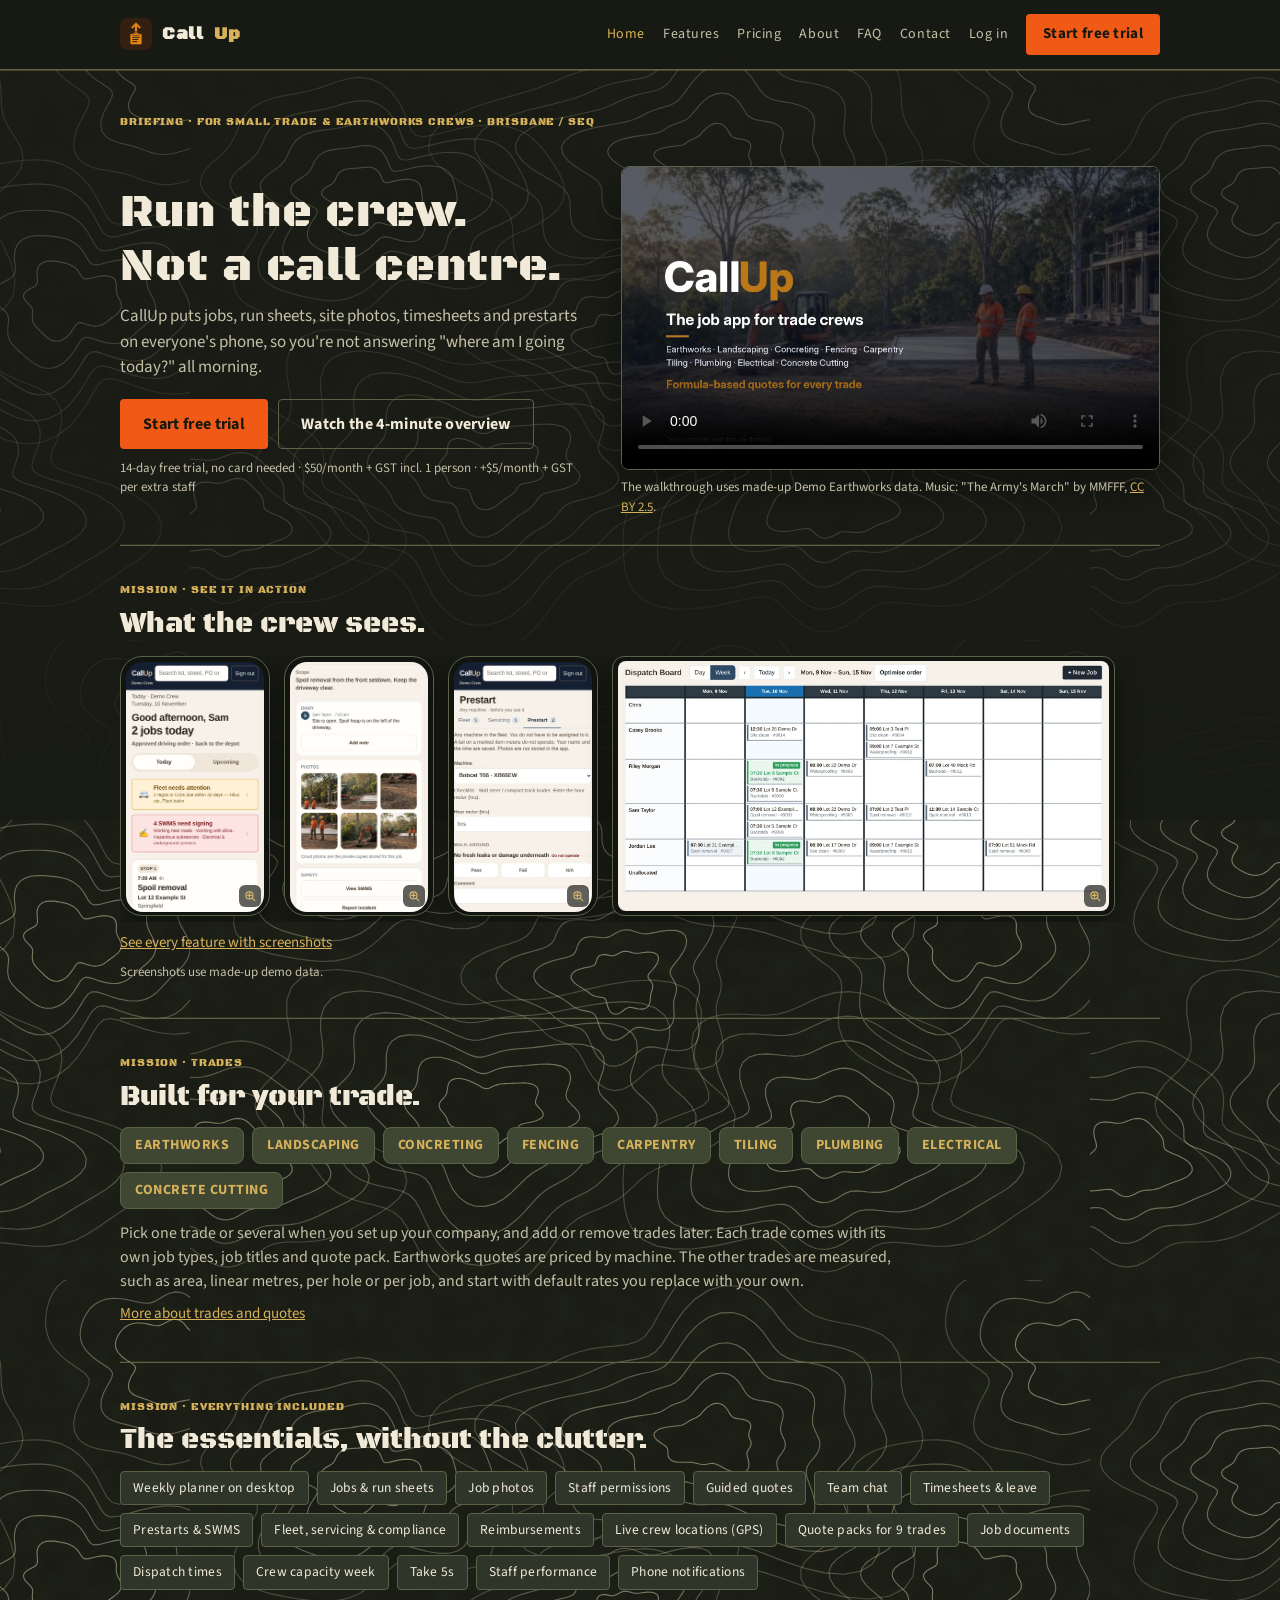
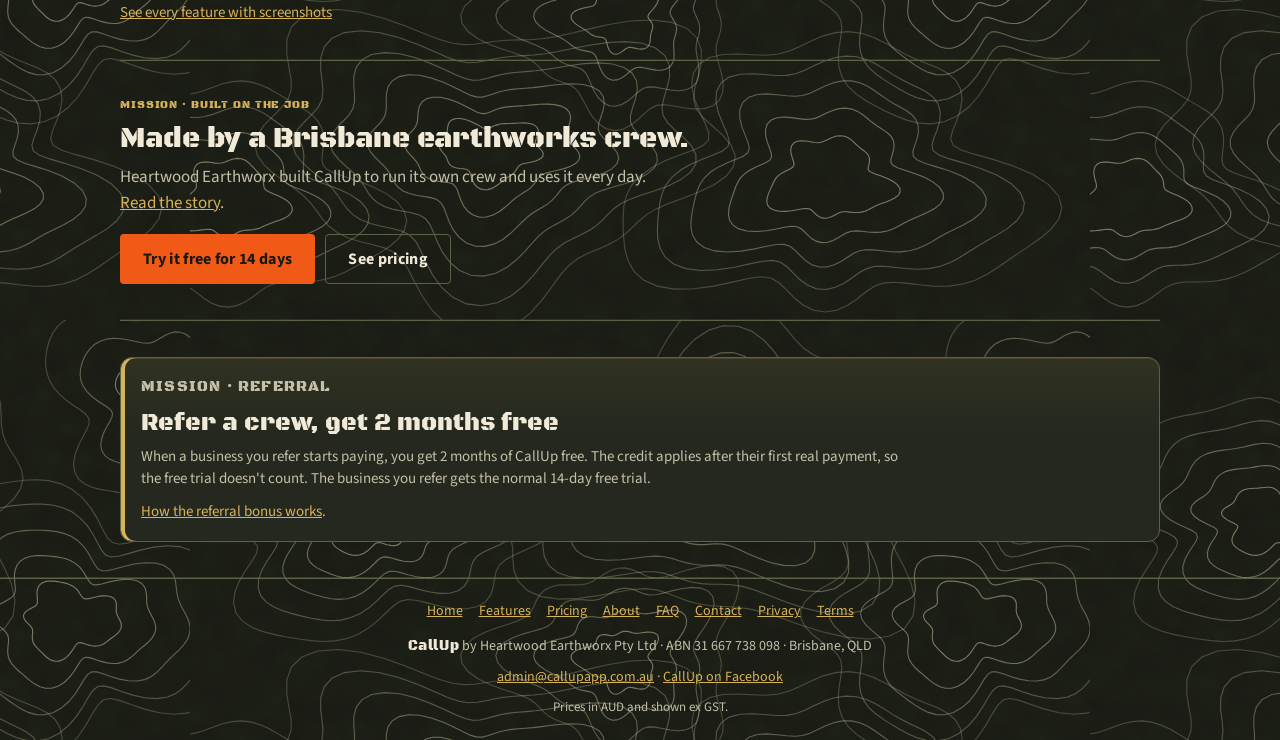
<file: index.html>
<!doctype html><html lang="en-AU"><head>
<meta name="google-site-verification" content="tpglag8ItawLjXAbNKkyK6CxjUILjl6NHIKCTOP-IuI" /><meta charset="utf-8"><meta name="viewport" content="width=device-width,initial-scale=1">
<title>CallUp | Jobs app for trade &amp; earthworks crews | Brisbane</title><meta name="description" content="Phone-first jobs app for small trade and earthworks crews in Brisbane and SEQ: earthworks, landscaping, concreting, fencing, carpentry, tiling, plumbing, electrical and concrete cutting. Jobs, run sheets, quotes, photos, timesheets, prestarts and SWMS. $50/month + GST, 14-day free trial."><link rel="canonical" href="https://callupapp.com.au/">
<meta name="theme-color" content="#181a14"><link rel="icon" href="/favicon.ico" sizes="any"><link rel="icon" type="image/png" href="/favicon.png"><link rel="apple-touch-icon" href="/apple-touch-icon.png">
<meta property="og:type" content="website"><meta property="og:site_name" content="CallUp"><meta property="og:title" content="CallUp | Jobs app for trade &amp; earthworks crews | Brisbane"><meta property="og:description" content="Phone-first jobs app for small trade and earthworks crews in Brisbane and SEQ: earthworks, landscaping, concreting, fencing, carpentry, tiling, plumbing, electrical and concrete cutting. Jobs, run sheets, quotes, photos, timesheets, prestarts and SWMS. $50/month + GST, 14-day free trial."><meta property="og:url" content="https://callupapp.com.au/"><meta property="og:image" content="https://callupapp.com.au/assets/og-cover.png"><meta property="og:image:width" content="1640"><meta property="og:image:height" content="624"><meta property="og:locale" content="en_AU"><meta name="twitter:card" content="summary_large_image">
<link rel="stylesheet" href="/assets/style.css?v=referral"></head><body>
<header><nav class="nav" aria-label="Main"><a class="brand" href="/"><img src="/assets/logo-256.png" alt="" width="32" height="32">Call<span>Up</span></a><span class="spacer"></span><button class="menu-btn" aria-expanded="false" aria-controls="navlinks" onclick="var n=document.getElementById('navlinks');n.classList.toggle('open');this.setAttribute('aria-expanded',n.classList.contains('open'))">Menu</button><div class="nav-links" id="navlinks"><a class="nav-link" href="/" aria-current=page>Home</a><a class="nav-link" href="/features/">Features</a><a class="nav-link" href="/pricing/">Pricing</a><a class="nav-link" href="/about/">About</a><a class="nav-link" href="/faq/">FAQ</a><a class="nav-link" href="/contact/">Contact</a><a class="nav-link" href="https://app.callupapp.com.au/">Log in</a><a class="btn btn-primary btn-sm" href="https://app.callupapp.com.au/">Start free trial</a></div></nav></header>
<main><div class="wrap">
<section class="hero" id="top"><p class="eyebrow">Briefing · For small trade &amp; earthworks crews · Brisbane / SEQ</p><div><h1>Run the crew.<br>Not a call centre.</h1><p class="lead">CallUp puts jobs, run sheets, site photos, timesheets and prestarts on everyone's phone, so you're not answering "where am I going today?" all morning.</p><div class="cta-row"><a class="btn btn-primary" href="https://app.callupapp.com.au/">Start free trial</a><a class="btn btn-ghost" href="#watch">Watch the 4-minute overview</a></div><p class="small-note">14-day free trial, no card needed · $50/month + GST incl. 1 person · +$5/month + GST per extra staff</p></div><div class="hero-video" id="watch"><div class="video-frame"><video controls playsinline preload="metadata" poster="/assets/callup-overview-poster.jpg?v=hd" width="1920" height="1080" aria-label="CallUp overview video, four minutes 30 seconds. Uses made-up Demo Earthworks data."><source src="/assets/callup-overview.mp4?v=hd" type="video/mp4"><track kind="captions" src="/assets/callup-overview.vtt?v=hd" srclang="en" label="English" default><a href="/assets/callup-overview.mp4?v=hd">Download the CallUp overview video</a>.</video></div><p class="small-note">The walkthrough uses made-up Demo Earthworks data. Music: &quot;The Army's March&quot; by MMFFF, <a href="https://creativecommons.org/licenses/by/2.5/" rel="license">CC BY 2.5</a>.</p></div></section>
<section id="screens" class="section-rule"><p class="eyebrow">Mission · See it in action</p><h2>What the crew sees.</h2><div class="shot-row"><figure class="shot phone "><button type="button" class="shot-toggle" data-zoom data-zoom-title="Jobs &amp; run sheets" aria-expanded="false" aria-haspopup="dialog" aria-label="Jobs &amp; run sheets"><div class="frame"><img src="/assets/shots/today.webp" alt="CallUp screenshot. Today screen on the phone: the day's jobs in order, with fleet and SWMS reminders." width="600" height="1298" loading="lazy" decoding="async"></div></button><p class="feat-deep">Each job keeps the details, address and scope in one place. The day's run sheet is on every phone, in order, so the crew can see the jobs they are on and where they are going. The Today screen can also show fleet and SWMS reminders.</p></figure><figure class="shot phone "><button type="button" class="shot-toggle" data-zoom data-zoom-title="Job photos" aria-expanded="false" aria-haspopup="dialog" aria-label="Job photos"><div class="frame"><img src="/assets/shots/photos.webp" alt="CallUp screenshot. A job's details with its site photos." width="600" height="1298" loading="lazy" decoding="async"></div></button><p class="feat-deep">Take photos on site from the phone and they stay with that job, rather than in someone's camera roll. Thumbnails show on the job record, and you can tap one to open it full size.</p></figure><figure class="shot phone "><button type="button" class="shot-toggle" data-zoom data-zoom-title="Prestarts &amp; SWMS" aria-expanded="false" aria-haspopup="dialog" aria-label="Prestarts &amp; SWMS"><div class="frame"><img src="/assets/shots/prestart.webp" alt="CallUp screenshot. Prestart checklist for a machine: pass, fail or N/A." width="600" height="1298" loading="lazy" decoding="async"></div></button><p class="feat-deep">Prestart checks are done in the app against a machine, with pass, fail or not applicable on each item. A fail on a marked item means do not operate. SWMS documents can be read and signed on the phone, and the records stay in one place.</p></figure><figure class="shot desk row-desk"><button type="button" class="shot-toggle" data-zoom data-zoom-title="Weekly planner on desktop" aria-expanded="false" aria-haspopup="dialog" aria-label="Weekly planner on desktop"><div class="frame"><img src="/assets/shots/planner.webp" alt="CallUp screenshot. Weekly planner on desktop: crew down the side, days across the top." width="1600" height="814" loading="lazy" decoding="async"></div></button><p class="feat-deep">From the office computer, the weekly planner shows the crew down the side and the days of the week across the top. You assign jobs, people and machines to each day. Changes show up on everyone's phone.</p></figure></div><p class="shots-more"><a href="/features/">See every feature with screenshots</a></p><p class="small-note shots-note">Screenshots use made-up demo data.</p></section>
<section id="trades" class="section-rule"><p class="eyebrow">Mission · Trades</p><h2>Built for your trade.</h2><ul class="trade-list" aria-label="Supported trades"><li>Earthworks</li><li>Landscaping</li><li>Concreting</li><li>Fencing</li><li>Carpentry</li><li>Tiling</li><li>Plumbing</li><li>Electrical</li><li>Concrete Cutting</li></ul><p class="trades-copy">Pick one trade or several when you set up your company, and add or remove trades later. Each trade comes with its own job types, job titles and quote pack. Earthworks quotes are priced by machine. The other trades are measured, such as area, linear metres, per hole or per job, and start with default rates you replace with your own.</p><p class="shots-more"><a href="/features/#trades">More about trades and quotes</a></p></section><section class="section-rule"><p class="eyebrow">Mission · Everything included</p><h2>The essentials, without the clutter.</h2><ul class="feat-chips"><li><a href="/features/#planner">Weekly planner on desktop</a></li><li><a href="/features/#jobs">Jobs &amp; run sheets</a></li><li><a href="/features/#photos">Job photos</a></li><li><a href="/features/#permissions">Staff permissions</a></li><li><a href="/features/#quotes">Guided quotes</a></li><li><a href="/features/#chat">Team chat</a></li><li><a href="/features/#timesheets">Timesheets &amp; leave</a></li><li><a href="/features/#prestarts">Prestarts &amp; SWMS</a></li><li><a href="/features/#fleet">Fleet, servicing &amp; compliance</a></li><li><a href="/features/#reimbursements">Reimbursements</a></li><li><a href="/features/#gps">Live crew locations (GPS)</a></li><li><a href="/features/#trades">Quote packs for 9 trades</a></li><li><a href="/features/#documents">Job documents</a></li><li><a href="/features/#dispatch">Dispatch times</a></li><li><a href="/features/#capacity">Crew capacity week</a></li><li><a href="/features/#take5">Take 5s</a></li><li><a href="/features/#performance">Staff performance</a></li><li><a href="/features/#notifications">Phone notifications</a></li></ul><p class="shots-more"><a href="/features/">See every feature with screenshots</a></p></section>
<section class="section-rule"><p class="eyebrow">Mission · Built on the job</p><h2>Made by a Brisbane earthworks crew.</h2><p class="lead">Heartwood Earthworx built CallUp to run its own crew and uses it every day. <a href="/about/">Read the story</a>.</p><div class="cta-row"><a class="btn btn-primary" href="https://app.callupapp.com.au/">Try it free for 14 days</a><a class="btn btn-ghost" href="/pricing/">See pricing</a></div></section>
<section class="section-rule" id="referral"><div class="referral"><p class="eyebrow">Mission · Referral</p><h2>Refer a crew, get 2 months free</h2><p>When a business you refer starts paying, you get 2 months of CallUp free. The credit applies after their first real payment, so the free trial doesn't count. The business you refer gets the normal 14-day free trial.</p><p><a href="/faq/#referral">How the referral bonus works</a>.</p></div></section>
</div></main>
<footer class="foot"><div class="wrap"><nav aria-label="Footer"><a href="/">Home</a><a href="/features/">Features</a><a href="/pricing/">Pricing</a><a href="/about/">About</a><a href="/faq/">FAQ</a><a href="/contact/">Contact</a><a href="/privacy/">Privacy</a><a href="/terms/">Terms</a></nav>
<p style="margin-top:14px"><strong>CallUp</strong> by Heartwood Earthworx Pty Ltd · ABN 31 667 738 098 · Brisbane, QLD</p><p><a href="mailto:admin@callupapp.com.au">admin@callupapp.com.au</a> · <a href="https://www.facebook.com/profile.php?id=61596505461475" rel="noopener">CallUp on Facebook</a></p><p class="small-note">Prices in AUD and shown ex GST.</p></div></footer>
<script src="/assets/site.js?v=referral" defer></script></body></html>
</file>
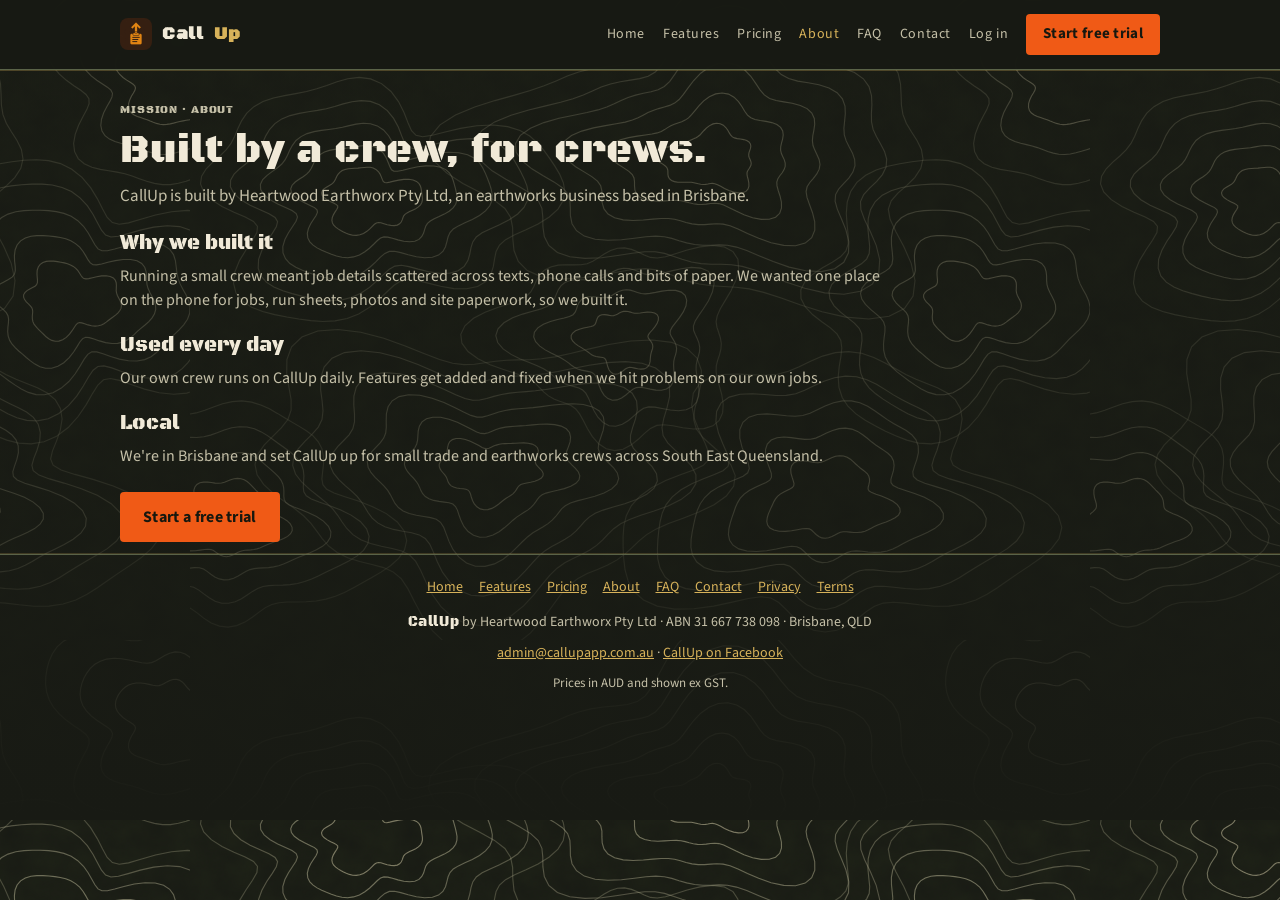
<file: about/index.html>
<!doctype html><html lang="en-AU"><head><meta charset="utf-8"><meta name="viewport" content="width=device-width,initial-scale=1">
<title>About | CallUp</title><meta name="description" content="CallUp is built by Heartwood Earthworx, a Brisbane earthworks crew, and used on its own jobs every day."><link rel="canonical" href="https://callupapp.com.au/about/">
<meta name="theme-color" content="#181a14"><link rel="icon" href="/favicon.ico" sizes="any"><link rel="icon" type="image/png" href="/favicon.png"><link rel="apple-touch-icon" href="/apple-touch-icon.png">
<meta property="og:type" content="website"><meta property="og:site_name" content="CallUp"><meta property="og:title" content="About | CallUp"><meta property="og:description" content="CallUp is built by Heartwood Earthworx, a Brisbane earthworks crew, and used on its own jobs every day."><meta property="og:url" content="https://callupapp.com.au/about/"><meta property="og:image" content="https://callupapp.com.au/assets/og-cover.png"><meta property="og:image:width" content="1640"><meta property="og:image:height" content="624"><meta property="og:locale" content="en_AU"><meta name="twitter:card" content="summary_large_image">
<link rel="stylesheet" href="/assets/style.css?v=referral"></head><body>
<header><nav class="nav" aria-label="Main"><a class="brand" href="/"><img src="/assets/logo-256.png" alt="" width="32" height="32">Call<span>Up</span></a><span class="spacer"></span><button class="menu-btn" aria-expanded="false" aria-controls="navlinks" onclick="var n=document.getElementById('navlinks');n.classList.toggle('open');this.setAttribute('aria-expanded',n.classList.contains('open'))">Menu</button><div class="nav-links" id="navlinks"><a class="nav-link" href="/">Home</a><a class="nav-link" href="/features/">Features</a><a class="nav-link" href="/pricing/">Pricing</a><a class="nav-link" href="/about/" aria-current=page>About</a><a class="nav-link" href="/faq/">FAQ</a><a class="nav-link" href="/contact/">Contact</a><a class="nav-link" href="https://app.callupapp.com.au/">Log in</a><a class="btn btn-primary btn-sm" href="https://app.callupapp.com.au/">Start free trial</a></div></nav></header>
<main><div class="wrap"><section class="page-head legal"><p class="eyebrow">Mission · About</p><h1>Built by a crew, for crews.</h1><p class="lead">CallUp is built by Heartwood Earthworx Pty Ltd, an earthworks business based in Brisbane.</p><h2>Why we built it</h2><p>Running a small crew meant job details scattered across texts, phone calls and bits of paper. We wanted one place on the phone for jobs, run sheets, photos and site paperwork, so we built it.</p><h2>Used every day</h2><p>Our own crew runs on CallUp daily. Features get added and fixed when we hit problems on our own jobs.</p><h2>Local</h2><p>We're in Brisbane and set CallUp up for small trade and earthworks crews across South East Queensland.</p><p style="margin-top:24px"><a class="btn btn-primary" href="https://app.callupapp.com.au/">Start a free trial</a></p></section></div></main>
<footer class="foot"><div class="wrap"><nav aria-label="Footer"><a href="/">Home</a><a href="/features/">Features</a><a href="/pricing/">Pricing</a><a href="/about/">About</a><a href="/faq/">FAQ</a><a href="/contact/">Contact</a><a href="/privacy/">Privacy</a><a href="/terms/">Terms</a></nav>
<p style="margin-top:14px"><strong>CallUp</strong> by Heartwood Earthworx Pty Ltd · ABN 31 667 738 098 · Brisbane, QLD</p><p><a href="mailto:admin@callupapp.com.au">admin@callupapp.com.au</a> · <a href="https://www.facebook.com/profile.php?id=61596505461475" rel="noopener">CallUp on Facebook</a></p><p class="small-note">Prices in AUD and shown ex GST.</p></div></footer>
<script src="/assets/site.js?v=referral" defer></script></body></html>
</file>
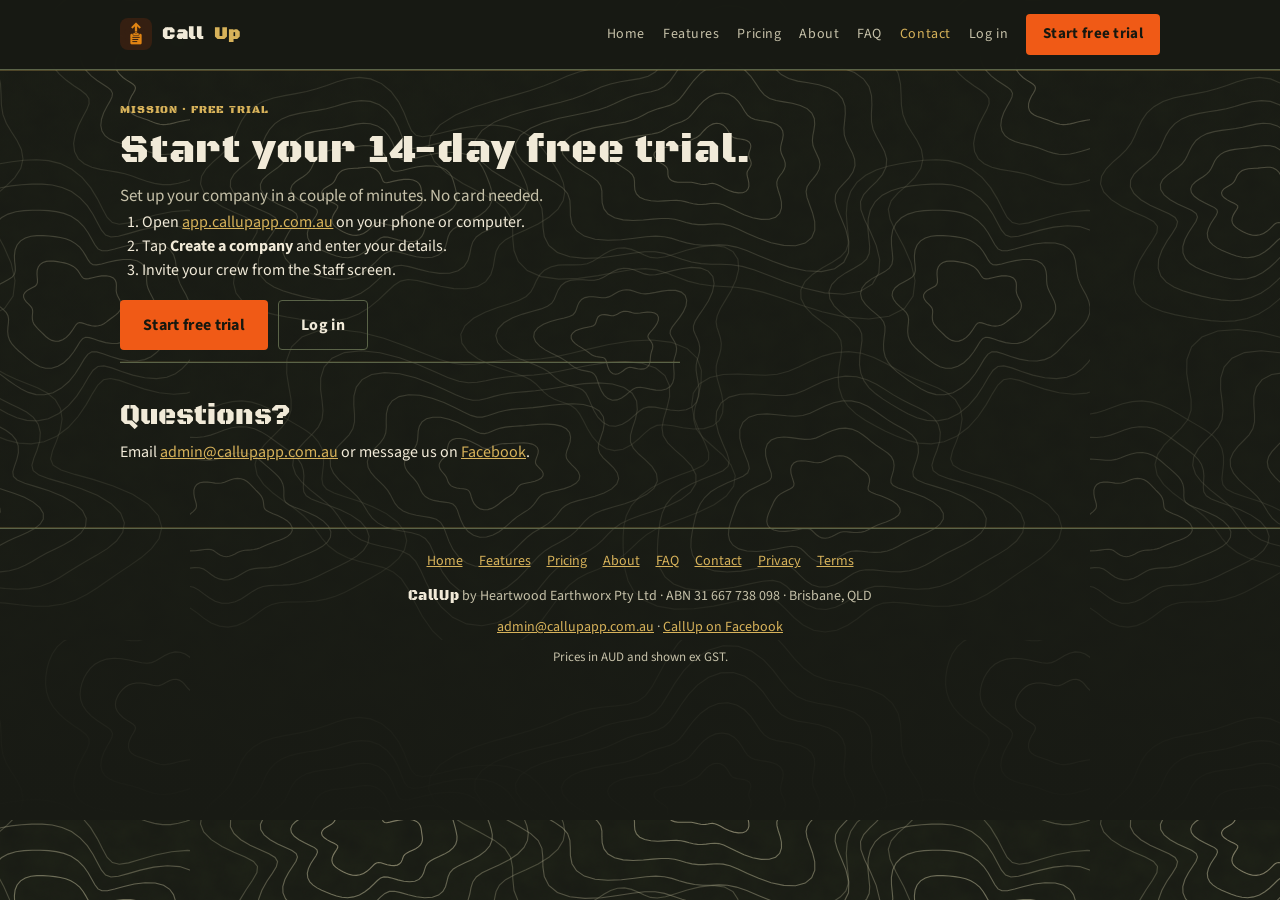
<file: contact/index.html>
<!doctype html><html lang="en-AU"><head><meta charset="utf-8"><meta name="viewport" content="width=device-width,initial-scale=1">
<title>Contact &amp; free trial | CallUp</title><meta name="description" content="Start a 14-day CallUp free trial or get in touch. No card needed."><link rel="canonical" href="https://callupapp.com.au/contact/">
<meta name="theme-color" content="#181a14"><link rel="icon" href="/favicon.ico" sizes="any"><link rel="icon" type="image/png" href="/favicon.png"><link rel="apple-touch-icon" href="/apple-touch-icon.png">
<meta property="og:type" content="website"><meta property="og:site_name" content="CallUp"><meta property="og:title" content="Contact &amp; free trial | CallUp"><meta property="og:description" content="Start a 14-day CallUp free trial or get in touch. No card needed."><meta property="og:url" content="https://callupapp.com.au/contact/"><meta property="og:image" content="https://callupapp.com.au/assets/og-cover.png"><meta property="og:image:width" content="1640"><meta property="og:image:height" content="624"><meta property="og:locale" content="en_AU"><meta name="twitter:card" content="summary_large_image">
<link rel="stylesheet" href="/assets/style.css?v=referral"></head><body>
<header><nav class="nav" aria-label="Main"><a class="brand" href="/"><img src="/assets/logo-256.png" alt="" width="32" height="32">Call<span>Up</span></a><span class="spacer"></span><button class="menu-btn" aria-expanded="false" aria-controls="navlinks" onclick="var n=document.getElementById('navlinks');n.classList.toggle('open');this.setAttribute('aria-expanded',n.classList.contains('open'))">Menu</button><div class="nav-links" id="navlinks"><a class="nav-link" href="/">Home</a><a class="nav-link" href="/features/">Features</a><a class="nav-link" href="/pricing/">Pricing</a><a class="nav-link" href="/about/">About</a><a class="nav-link" href="/faq/">FAQ</a><a class="nav-link" href="/contact/" aria-current=page>Contact</a><a class="nav-link" href="https://app.callupapp.com.au/">Log in</a><a class="btn btn-primary btn-sm" href="https://app.callupapp.com.au/">Start free trial</a></div></nav></header>
<main><div class="wrap"><section class="page-head"><p class="eyebrow">Mission · Free trial</p><h1>Start your 14-day free trial.</h1><p class="lead">Set up your company in a couple of minutes. No card needed.</p><ol style="padding-left:1.4em"><li>Open <a href="https://app.callupapp.com.au/">app.callupapp.com.au</a> on your phone or computer.</li><li>Tap <strong>Create a company</strong> and enter your details.</li><li>Invite your crew from the Staff screen.</li></ol><div class="cta-row"><a class="btn btn-primary" href="https://app.callupapp.com.au/">Start free trial</a><a class="btn btn-ghost" href="https://app.callupapp.com.au/">Log in</a></div></section><section class="section-rule" style="max-width:560px;padding-bottom:64px"><h2>Questions?</h2><p>Email <a href="mailto:admin@callupapp.com.au">admin@callupapp.com.au</a> or message us on <a href="https://www.facebook.com/profile.php?id=61596505461475" rel="noopener">Facebook</a>.</p></section></div></main>
<footer class="foot"><div class="wrap"><nav aria-label="Footer"><a href="/">Home</a><a href="/features/">Features</a><a href="/pricing/">Pricing</a><a href="/about/">About</a><a href="/faq/">FAQ</a><a href="/contact/">Contact</a><a href="/privacy/">Privacy</a><a href="/terms/">Terms</a></nav>
<p style="margin-top:14px"><strong>CallUp</strong> by Heartwood Earthworx Pty Ltd · ABN 31 667 738 098 · Brisbane, QLD</p><p><a href="mailto:admin@callupapp.com.au">admin@callupapp.com.au</a> · <a href="https://www.facebook.com/profile.php?id=61596505461475" rel="noopener">CallUp on Facebook</a></p><p class="small-note">Prices in AUD and shown ex GST.</p></div></footer>
<script src="/assets/site.js?v=referral" defer></script></body></html>
</file>
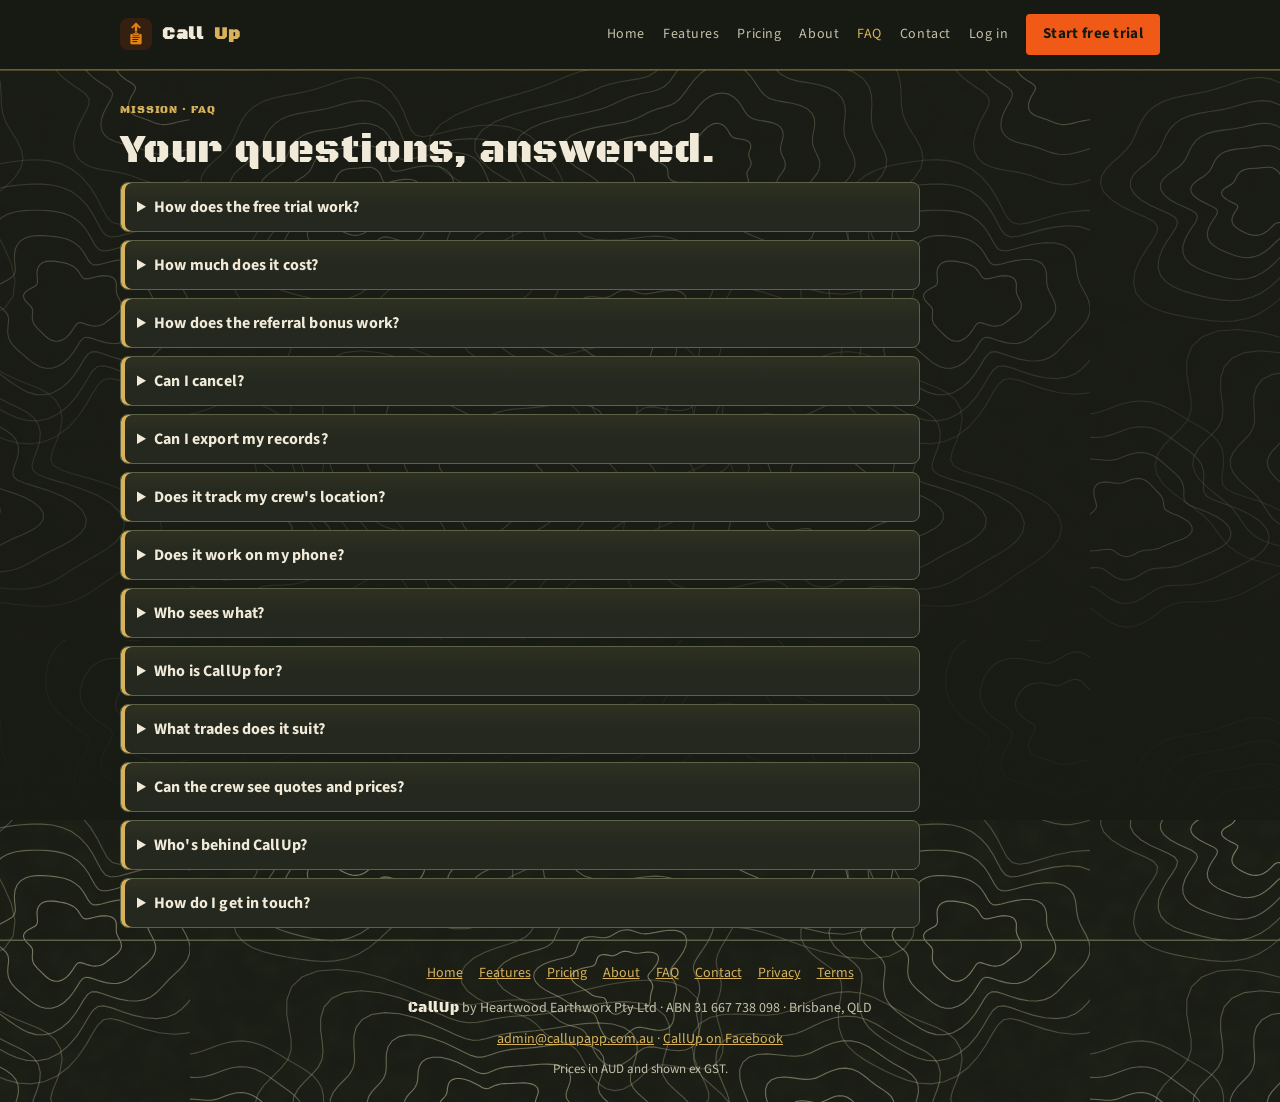
<file: faq/index.html>
<!doctype html><html lang="en-AU"><head><meta charset="utf-8"><meta name="viewport" content="width=device-width,initial-scale=1">
<title>FAQ | CallUp</title><meta name="description" content="Answers about the CallUp free trial, pricing, referral bonus, cancelling, staff access, GPS crew locations and the trades CallUp suits."><link rel="canonical" href="https://callupapp.com.au/faq/">
<meta name="theme-color" content="#181a14"><link rel="icon" href="/favicon.ico" sizes="any"><link rel="icon" type="image/png" href="/favicon.png"><link rel="apple-touch-icon" href="/apple-touch-icon.png">
<meta property="og:type" content="website"><meta property="og:site_name" content="CallUp"><meta property="og:title" content="FAQ | CallUp"><meta property="og:description" content="Answers about the CallUp free trial, pricing, referral bonus, cancelling, staff access, GPS crew locations and the trades CallUp suits."><meta property="og:url" content="https://callupapp.com.au/faq/"><meta property="og:image" content="https://callupapp.com.au/assets/og-cover.png"><meta property="og:image:width" content="1640"><meta property="og:image:height" content="624"><meta property="og:locale" content="en_AU"><meta name="twitter:card" content="summary_large_image">
<link rel="stylesheet" href="/assets/style.css?v=referral"></head><body>
<header><nav class="nav" aria-label="Main"><a class="brand" href="/"><img src="/assets/logo-256.png" alt="" width="32" height="32">Call<span>Up</span></a><span class="spacer"></span><button class="menu-btn" aria-expanded="false" aria-controls="navlinks" onclick="var n=document.getElementById('navlinks');n.classList.toggle('open');this.setAttribute('aria-expanded',n.classList.contains('open'))">Menu</button><div class="nav-links" id="navlinks"><a class="nav-link" href="/">Home</a><a class="nav-link" href="/features/">Features</a><a class="nav-link" href="/pricing/">Pricing</a><a class="nav-link" href="/about/">About</a><a class="nav-link" href="/faq/" aria-current=page>FAQ</a><a class="nav-link" href="/contact/">Contact</a><a class="nav-link" href="https://app.callupapp.com.au/">Log in</a><a class="btn btn-primary btn-sm" href="https://app.callupapp.com.au/">Start free trial</a></div></nav></header>
<main><div class="wrap"><section class="page-head faq-layout"><p class="eyebrow">Mission · FAQ</p><h1>Your questions, answered.</h1><details><summary>How does the free trial work?</summary><p>You get 14 days of CallUp free, with every feature. Open <a href='https://app.callupapp.com.au/'>app.callupapp.com.au</a> and tap Create a company. No card needed to start.</p></details><details><summary>How much does it cost?</summary><p>$50/month + GST, which includes 1 person. Each extra staff member is $5/month + GST. The <a href='/pricing/'>pricing calculator</a> shows your total.</p></details><details id="referral"><summary>How does the referral bonus work?</summary><p>When a business you refer starts paying, you get 2 months of CallUp free. The credit applies after their first real payment, so the free trial doesn't count. The business you refer gets the normal 14-day free trial. If you're still on your trial when they start paying, your 2 free months are held and applied once you subscribe. Each referred business counts once, and there's no limit on how many you can refer.</p><p>Admins find their referral code and a copyable link under Settings &gt; Company billing. Crew don't see it.</p></details><details><summary>Can I cancel?</summary><p>Yes, anytime. There's no lock-in contract.</p></details><details><summary>Can I export my records?</summary><p>Download your invoices as CSV files to upload into any bookkeeping software.</p></details><details><summary>Does it track my crew's location?</summary><p>Yes. CallUp is GPS-enabled. While someone is clocked on with CallUp open, their phone shares its GPS position about once a minute, or sooner if they move more than 50 metres. Managers and admins see a live crew map on the home screen showing who&#x27;s clocked on, when each phone last updated, and today&#x27;s job. Supervisors and crew don&#x27;t see it. Only the latest position is kept, and clocking off removes it. One location is also saved on the timesheet at clock on, clock off and breaks. Crew can say no to location and still clock on, and sharing stops when the phone is locked or CallUp isn&#x27;t on screen. See <a href='/features/#gps'>Live crew locations</a>.</p></details><details><summary>Does it work on my phone?</summary><p>Yes. CallUp is built phone-first and runs in your phone's web browser.</p></details><details><summary>Who sees what?</summary><p>Admins set staff permissions. Crew see their own jobs, and rates and quotes stay with authorised roles.</p></details><details><summary>Who is CallUp for?</summary><p>Small trade and earthworks crews in Brisbane and SEQ.</p></details><details><summary>What trades does it suit?</summary><p>Earthworks, landscaping, concreting, fencing, carpentry, tiling, plumbing, electrical and concrete cutting. Pick one or several when you set up your company and each gets its own job types, job titles and quote pack. You can add or remove trades later. See <a href='/features/#trades'>Trades</a>.</p></details><details><summary>Can the crew see quotes and prices?</summary><p>No. Rates and quotes stay with supervisors, managers and admins, and job documents such as quotes and invoices can be kept Office only.</p></details><details><summary>Who's behind CallUp?</summary><p>Heartwood Earthworx Pty Ltd, a Brisbane earthworks business. See <a href='/about/'>About</a>.</p></details><details><summary>How do I get in touch?</summary><p>Email <a href='mailto:admin@callupapp.com.au'>admin@callupapp.com.au</a> or message us on <a href='https://www.facebook.com/profile.php?id=61596505461475'>Facebook</a>.</p></details></section></div></main>
<footer class="foot"><div class="wrap"><nav aria-label="Footer"><a href="/">Home</a><a href="/features/">Features</a><a href="/pricing/">Pricing</a><a href="/about/">About</a><a href="/faq/">FAQ</a><a href="/contact/">Contact</a><a href="/privacy/">Privacy</a><a href="/terms/">Terms</a></nav>
<p style="margin-top:14px"><strong>CallUp</strong> by Heartwood Earthworx Pty Ltd · ABN 31 667 738 098 · Brisbane, QLD</p><p><a href="mailto:admin@callupapp.com.au">admin@callupapp.com.au</a> · <a href="https://www.facebook.com/profile.php?id=61596505461475" rel="noopener">CallUp on Facebook</a></p><p class="small-note">Prices in AUD and shown ex GST.</p></div></footer>
<script src="/assets/site.js?v=referral" defer></script></body></html>
</file>
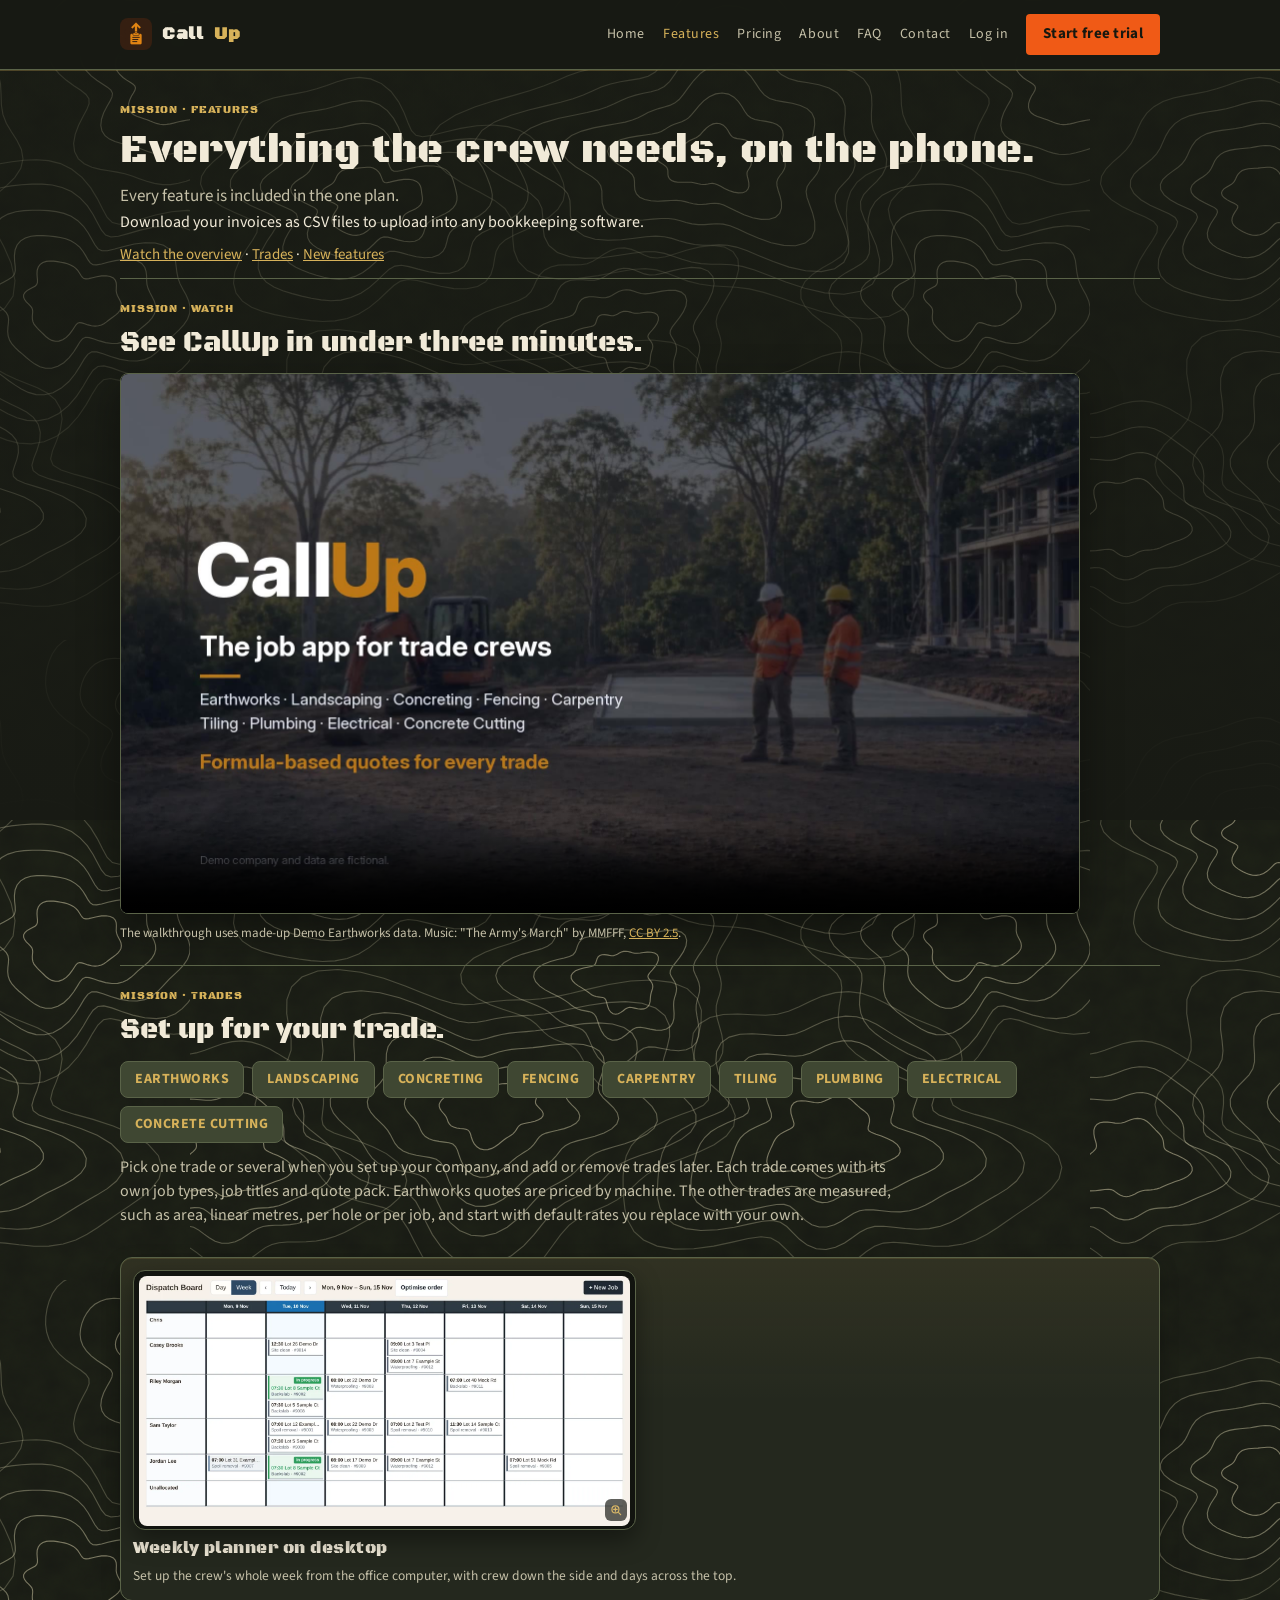
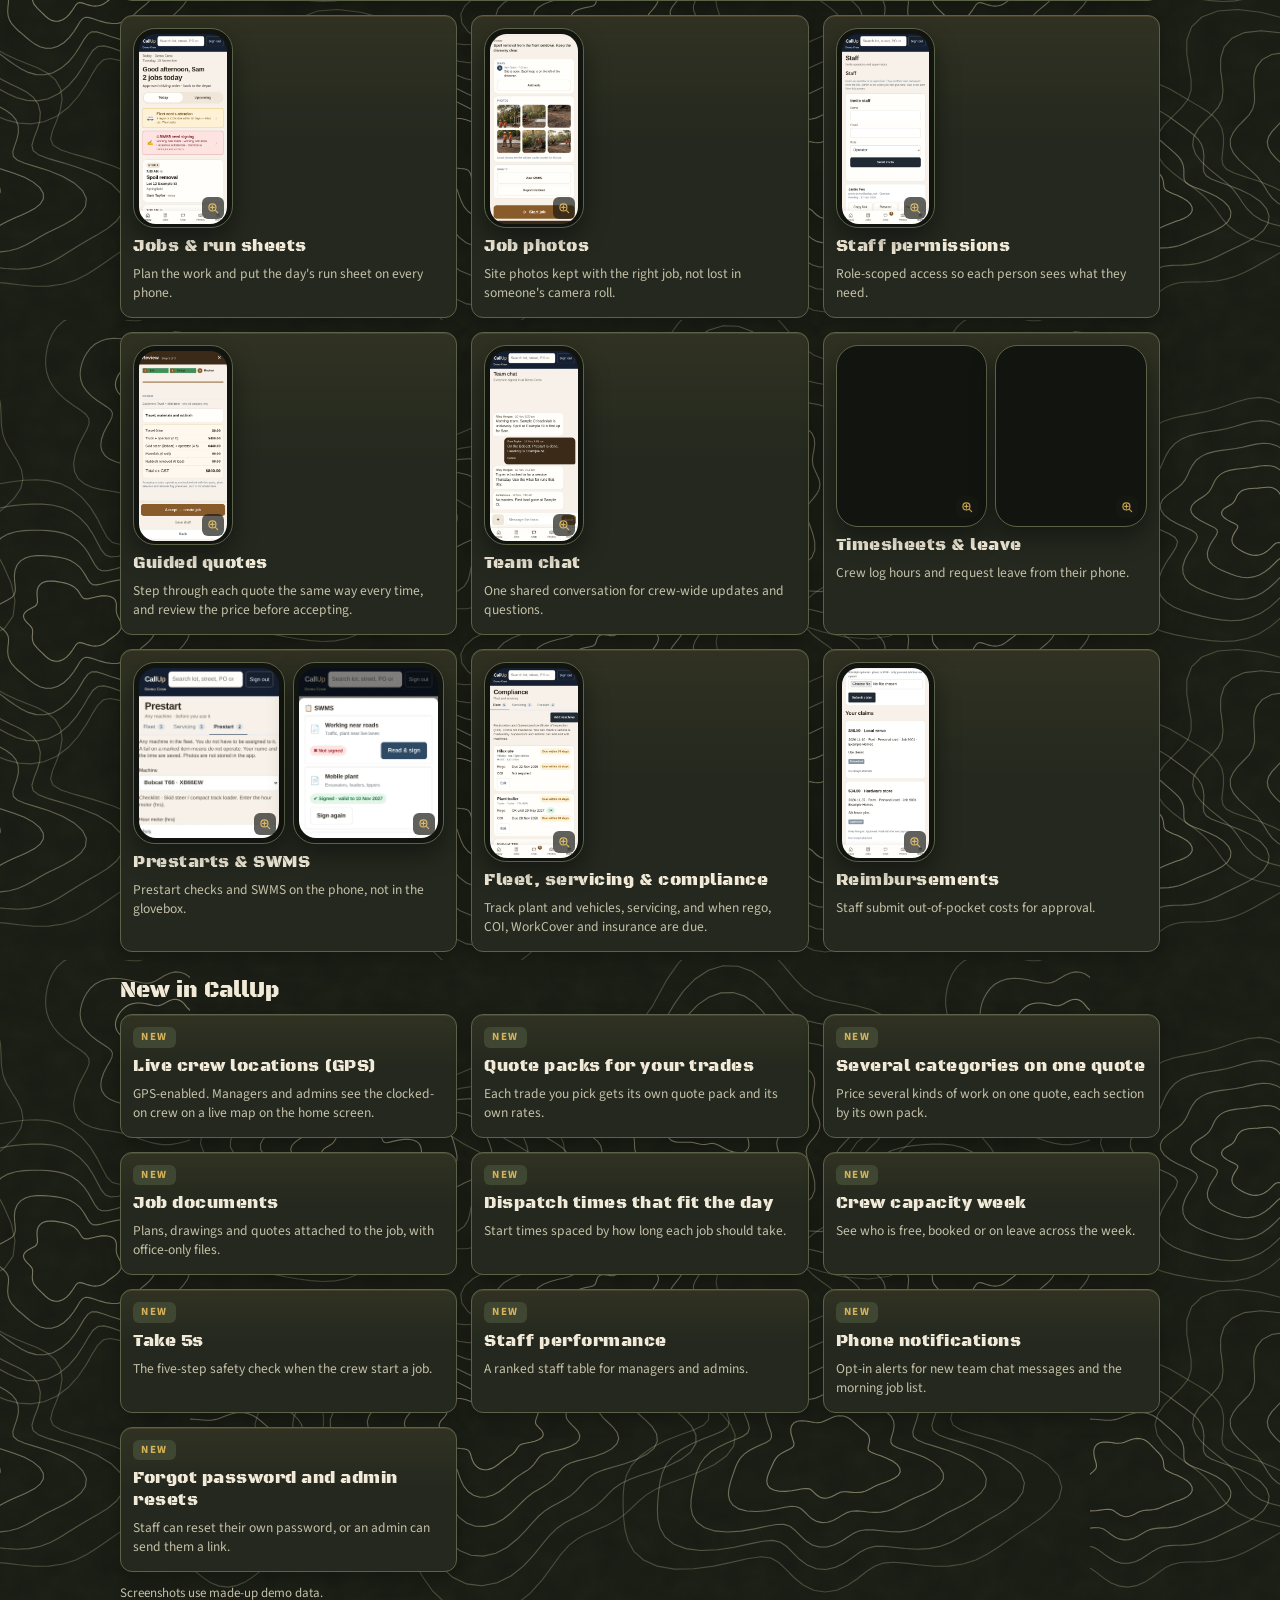
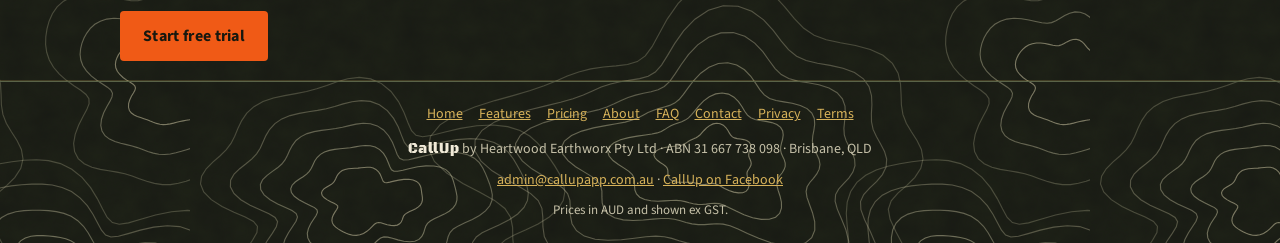
<file: features/index.html>
<!doctype html><html lang="en-AU"><head><meta charset="utf-8"><meta name="viewport" content="width=device-width,initial-scale=1">
<title>Features | CallUp</title><meta name="description" content="Jobs and run sheets, GPS live crew locations, dispatch times, job photos and documents, staff permissions, quote packs for 9 trades, team chat, notifications, timesheets and leave, prestarts, Take 5s and SWMS, staff performance, fleet and compliance tracking, reimbursements."><link rel="canonical" href="https://callupapp.com.au/features/">
<meta name="theme-color" content="#181a14"><link rel="icon" href="/favicon.ico" sizes="any"><link rel="icon" type="image/png" href="/favicon.png"><link rel="apple-touch-icon" href="/apple-touch-icon.png">
<meta property="og:type" content="website"><meta property="og:site_name" content="CallUp"><meta property="og:title" content="Features | CallUp"><meta property="og:description" content="Jobs and run sheets, GPS live crew locations, dispatch times, job photos and documents, staff permissions, quote packs for 9 trades, team chat, notifications, timesheets and leave, prestarts, Take 5s and SWMS, staff performance, fleet and compliance tracking, reimbursements."><meta property="og:url" content="https://callupapp.com.au/features/"><meta property="og:image" content="https://callupapp.com.au/assets/og-cover.png"><meta property="og:image:width" content="1640"><meta property="og:image:height" content="624"><meta property="og:locale" content="en_AU"><meta name="twitter:card" content="summary_large_image">
<link rel="stylesheet" href="/assets/style.css?v=referral"></head><body>
<header><nav class="nav" aria-label="Main"><a class="brand" href="/"><img src="/assets/logo-256.png" alt="" width="32" height="32">Call<span>Up</span></a><span class="spacer"></span><button class="menu-btn" aria-expanded="false" aria-controls="navlinks" onclick="var n=document.getElementById('navlinks');n.classList.toggle('open');this.setAttribute('aria-expanded',n.classList.contains('open'))">Menu</button><div class="nav-links" id="navlinks"><a class="nav-link" href="/">Home</a><a class="nav-link" href="/features/" aria-current=page>Features</a><a class="nav-link" href="/pricing/">Pricing</a><a class="nav-link" href="/about/">About</a><a class="nav-link" href="/faq/">FAQ</a><a class="nav-link" href="/contact/">Contact</a><a class="nav-link" href="https://app.callupapp.com.au/">Log in</a><a class="btn btn-primary btn-sm" href="https://app.callupapp.com.au/">Start free trial</a></div></nav></header>
<main><div class="wrap"><section class="page-head"><p class="eyebrow">Mission · Features</p><h1>Everything the crew needs, on the phone.</h1><p class="lead">Every feature is included in the one plan.</p><p>Download your invoices as CSV files to upload into any bookkeeping software.</p><p class="page-jump"><a href="#watch">Watch the overview</a> · <a href="#trades">Trades</a> · <a href="#new">New features</a></p></section><section class="feat-video" id="watch" aria-labelledby="watch-h"><p class="eyebrow">Mission · Watch</p><h2 id="watch-h">See CallUp in under three minutes.</h2><div class="video-frame"><video controls playsinline preload="none" poster="/assets/callup-overview-poster.jpg?v=hd" width="1920" height="1080" aria-label="CallUp overview video, four minutes 30 seconds. Uses made-up Demo Earthworks data."><source src="/assets/callup-overview.mp4?v=hd" type="video/mp4"><track kind="captions" src="/assets/callup-overview.vtt?v=hd" srclang="en" label="English" default><a href="/assets/callup-overview.mp4?v=hd">Download the CallUp overview video</a>.</video></div><p class="small-note">The walkthrough uses made-up Demo Earthworks data. Music: &quot;The Army&#x27;s March&quot; by MMFFF, <a href="https://creativecommons.org/licenses/by/2.5/" rel="license">CC BY 2.5</a>.</p></section><section class="trades-sec" id="trades" aria-labelledby="trades-h"><p class="eyebrow">Mission · Trades</p><h2 id="trades-h">Set up for your trade.</h2><ul class="trade-list" aria-label="Supported trades"><li>Earthworks</li><li>Landscaping</li><li>Concreting</li><li>Fencing</li><li>Carpentry</li><li>Tiling</li><li>Plumbing</li><li>Electrical</li><li>Concrete Cutting</li></ul><p class="trades-copy">Pick one trade or several when you set up your company, and add or remove trades later. Each trade comes with its own job types, job titles and quote pack. Earthworks quotes are priced by machine. The other trades are measured, such as area, linear metres, per hole or per job, and start with default rates you replace with your own.</p></section><div class="feat-grid"><article class="feat-card wide" id="planner"><button type="button" class="feat-toggle" data-zoom data-zoom-title="Weekly planner on desktop" aria-expanded="false" aria-haspopup="dialog" aria-label="Weekly planner on desktop"><div class="feat-shots desk"><figure class="shot desk "><div class="frame"><img src="/assets/shots/planner.webp" alt="CallUp screenshot. Weekly planner on desktop: crew down the side, days across the top." width="1600" height="814" loading="lazy" decoding="async"></div></figure></div><h2>Weekly planner on desktop</h2><p>Set up the crew's whole week from the office computer, with crew down the side and days across the top.</p></button><p class="feat-deep">From the office computer, the weekly planner shows the crew down the side and the days of the week across the top. You assign jobs, people and machines to each day. Changes show up on everyone's phone.</p></article><article class="feat-card" id="jobs"><button type="button" class="feat-toggle" data-zoom data-zoom-title="Jobs &amp; run sheets" aria-expanded="false" aria-haspopup="dialog" aria-label="Jobs &amp; run sheets"><div class="feat-shots"><figure class="shot phone "><div class="frame"><img src="/assets/shots/today.webp" alt="CallUp screenshot. Today screen on the phone: the day's jobs in order, with fleet and SWMS reminders." width="600" height="1298" loading="lazy" decoding="async"></div></figure></div><h2>Jobs &amp; run sheets</h2><p>Plan the work and put the day's run sheet on every phone.</p></button><p class="feat-deep">Each job keeps the details, address and scope in one place. The day's run sheet is on every phone, in order, so the crew can see the jobs they are on and where they are going. The Today screen can also show fleet and SWMS reminders.</p></article><article class="feat-card" id="photos"><button type="button" class="feat-toggle" data-zoom data-zoom-title="Job photos" aria-expanded="false" aria-haspopup="dialog" aria-label="Job photos"><div class="feat-shots"><figure class="shot phone "><div class="frame"><img src="/assets/shots/photos.webp" alt="CallUp screenshot. A job's details with its site photos." width="600" height="1298" loading="lazy" decoding="async"></div></figure></div><h2>Job photos</h2><p>Site photos kept with the right job, not lost in someone's camera roll.</p></button><p class="feat-deep">Take photos on site from the phone and they stay with that job, rather than in someone's camera roll. Thumbnails show on the job record, and you can tap one to open it full size. Uploads show their progress, and if the signal stalls, only the photos that did not save are offered to send by email.</p></article><article class="feat-card" id="permissions"><button type="button" class="feat-toggle" data-zoom data-zoom-title="Staff permissions" aria-expanded="false" aria-haspopup="dialog" aria-label="Staff permissions"><div class="feat-shots"><figure class="shot phone "><div class="frame"><img src="/assets/shots/staff.webp" alt="CallUp screenshot. Inviting staff as an operator or a supervisor." width="600" height="1298" loading="lazy" decoding="async"></div></figure></div><h2>Staff permissions</h2><p>Role-scoped access so each person sees what they need.</p></button><p class="feat-deep">An admin invites each person as a labourer, operator, supervisor, manager or admin, and can give each job title its own permission level. Crew see their own jobs and paperwork. Rates and quotes stay with supervisors, managers and admins, and the crew's job details leave out prices.</p></article><article class="feat-card" id="quotes"><button type="button" class="feat-toggle" data-zoom data-zoom-title="Guided quotes" aria-expanded="false" aria-haspopup="dialog" aria-label="Guided quotes"><div class="feat-shots"><figure class="shot phone "><div class="frame"><img src="/assets/shots/quotes.webp" alt="CallUp screenshot. Guided quote, last step: review the price before accepting." width="600" height="1298" loading="lazy" decoding="async"></div></figure></div><h2>Guided quotes</h2><p>Step through each quote the same way every time, and review the price before accepting.</p></button><p class="feat-deep">Quotes follow the same steps each time: the job details, what the work needs, then a review of the price before you accept. Earthworks steps through the machine and any labour, and the other trades step through their measured items. Accepting turns the quote into a job. Only authorised roles can see or prepare quotes.</p></article><article class="feat-card" id="chat"><button type="button" class="feat-toggle" data-zoom data-zoom-title="Team chat" aria-expanded="false" aria-haspopup="dialog" aria-label="Team chat"><div class="feat-shots"><figure class="shot phone "><div class="frame"><img src="/assets/shots/chat.webp" alt="CallUp screenshot. Team chat: one conversation for the whole crew." width="600" height="1298" loading="lazy" decoding="async"></div></figure></div><h2>Team chat</h2><p>One shared conversation for crew-wide updates and questions.</p></button><p class="feat-deep">The whole crew shares one conversation for updates and questions. Messages sit in that team chat, instead of being spread across group texts and calls.</p></article><article class="feat-card" id="timesheets"><button type="button" class="feat-toggle" data-zoom data-zoom-title="Timesheets &amp; leave" aria-expanded="false" aria-haspopup="dialog" aria-label="Timesheets &amp; leave"><div class="feat-shots pair"><figure class="shot phone "><div class="frame"><img src="/assets/shots/hours.webp" alt="CallUp screenshot. My hours: clock on, or add hours manually." width="600" height="1298" loading="lazy" decoding="async"></div></figure><figure class="shot phone "><div class="frame"><img src="/assets/shots/leave.webp" alt="CallUp screenshot. Leave requests and their status." width="600" height="1298" loading="lazy" decoding="async"></div></figure></div><h2>Timesheets &amp; leave</h2><p>Crew log hours and request leave from their phone.</p></button><p class="feat-deep">From the phone, crew can clock on or add hours by hand for the week. Leave requests cover annual, sick or other leave, and show whether they are pending or decided. Admins review hours and leave in the same app.</p></article><article class="feat-card" id="prestarts"><button type="button" class="feat-toggle" data-zoom data-zoom-title="Prestarts &amp; SWMS" aria-expanded="false" aria-haspopup="dialog" aria-label="Prestarts &amp; SWMS"><div class="feat-shots pair"><figure class="shot phone "><div class="frame"><img src="/assets/shots/prestart.webp" alt="CallUp screenshot. Prestart checklist for a machine: pass, fail or N/A." width="600" height="1298" loading="lazy" decoding="async"></div></figure><figure class="shot phone "><div class="frame"><img src="/assets/shots/swms.webp" alt="CallUp screenshot. SWMS list: read and sign on the phone." width="600" height="1298" loading="lazy" decoding="async"></div></figure></div><h2>Prestarts &amp; SWMS</h2><p>Prestart checks and SWMS on the phone, not in the glovebox.</p></button><p class="feat-deep">Prestart checks are done in the app against a machine, with pass, fail or not applicable on each item. A fail on a marked item means do not operate. SWMS documents can be read and signed on the phone, and the records stay in one place.</p></article><article class="feat-card" id="fleet"><button type="button" class="feat-toggle" data-zoom data-zoom-title="Fleet, servicing &amp; compliance" aria-expanded="false" aria-haspopup="dialog" aria-label="Fleet, servicing &amp; compliance"><div class="feat-shots"><figure class="shot phone "><div class="frame"><img src="/assets/shots/fleet.webp" alt="CallUp screenshot. Fleet list with rego and COI due dates." width="600" height="1298" loading="lazy" decoding="async"></div></figure></div><h2>Fleet, servicing &amp; compliance</h2><p>Track plant and vehicles, servicing, and when rego, COI, WorkCover and insurance are due.</p></button><p class="feat-deep">Each machine or vehicle is listed with its registration and, where it needs one, its Queensland certificate of inspection (COI) expiry. You can also record when it was last serviced and when the next service is due, by date or by hours or kilometres. WorkCover and insurance policy renewal dates are kept for admins; staff do not see those policies.</p></article><article class="feat-card" id="reimbursements"><button type="button" class="feat-toggle" data-zoom data-zoom-title="Reimbursements" aria-expanded="false" aria-haspopup="dialog" aria-label="Reimbursements"><div class="feat-shots"><figure class="shot phone "><div class="frame"><img src="/assets/shots/claims.webp" alt="CallUp screenshot. Reimbursement claims and their status." width="600" height="1298" loading="lazy" decoding="async"></div></figure></div><h2>Reimbursements</h2><p>Staff submit out-of-pocket costs for approval.</p></button><p class="feat-deep">Staff can submit a claim from the phone for an out-of-pocket cost, attach a receipt, and see its status. Admins review claims, and can approve, decline or mark them paid.</p></article></div><h2 class="feat-sub" id="new">New in CallUp</h2><div class="feat-grid"><article class="feat-card text" id="gps"><button type="button" class="feat-toggle" data-zoom data-zoom-title="Live crew locations (GPS)" aria-expanded="false" aria-haspopup="dialog" aria-label="Live crew locations (GPS)"><span class="feat-tag">New</span><h2>Live crew locations (GPS)</h2><p>GPS-enabled. Managers and admins see the clocked-on crew on a live map on the home screen.</p></button><p class="feat-deep">CallUp is GPS-enabled. While a crew member is clocked on and has CallUp open, their phone shares its GPS position about once a minute, or sooner if they move more than 50 metres. Managers and admins see a live crew map on the home screen with each clocked-on person&#x27;s name, when their phone last updated, and today&#x27;s job. Only the latest position is kept, with no trail or route, and clocking off removes it. One location is also saved on the timesheet at Clock on, Clock off, Break start and Break end. Crew can say no to location in their browser and still clock on. A phone browser stops sharing when the phone is locked or CallUp isn&#x27;t on screen. Supervisors and crew don&#x27;t see the map.</p></article><article class="feat-card text" id="trade-quotes"><button type="button" class="feat-toggle" data-zoom data-zoom-title="Quote packs for your trades" aria-expanded="false" aria-haspopup="dialog" aria-label="Quote packs for your trades"><span class="feat-tag">New</span><h2>Quote packs for your trades</h2><p>Each trade you pick gets its own quote pack and its own rates.</p></button><p class="feat-deep">Quotes open on your first trade and you can switch to another. Earthworks steps through the machine, any labour and extras. Measured trades price by quantity, for example square metres for tiling, linear metres for fencing, or metres sawn and holes cored for concrete cutting. The rates screen shows a section for each trade you picked, and a rate you save replaces that pack&#x27;s default.</p></article><article class="feat-card text" id="multi-quotes"><button type="button" class="feat-toggle" data-zoom data-zoom-title="Several categories on one quote" aria-expanded="false" aria-haspopup="dialog" aria-label="Several categories on one quote"><span class="feat-tag">New</span><h2>Several categories on one quote</h2><p>Price several kinds of work on one quote, each section by its own pack.</p></button><p class="feat-deep">Tick each category the job needs and it becomes a section with its own measurements or machines. The quote shows a subtotal per section and one ex-GST, GST and inc-GST total. A Quote accepted button sits at the top of every quote, and accepting can make one job or one job per section. Each changed save keeps a numbered revision you can compare before you accept.</p></article><article class="feat-card text" id="documents"><button type="button" class="feat-toggle" data-zoom data-zoom-title="Job documents" aria-expanded="false" aria-haspopup="dialog" aria-label="Job documents"><span class="feat-tag">New</span><h2>Job documents</h2><p>Plans, drawings and quotes attached to the job, with office-only files.</p></button><p class="feat-deep">The office can attach PDFs, images, Word and Excel files, and CAD drawings to a job, up to 25 MB each. Each document is either Office only or Crew can see. Crew assigned to the job open only the files marked Crew can see, so quotes and invoices can stay with the office. A document added with no signal uploads once the phone is back in range.</p></article><article class="feat-card text" id="dispatch"><button type="button" class="feat-toggle" data-zoom data-zoom-title="Dispatch times that fit the day" aria-expanded="false" aria-haspopup="dialog" aria-label="Dispatch times that fit the day"><span class="feat-tag">New</span><h2>Dispatch times that fit the day</h2><p>Start times spaced by how long each job should take.</p></button><p class="feat-deep">Instead of every job starting at 7:00am, CallUp spaces the day&#x27;s jobs from your company&#x27;s start time using an estimate for each job: the quote&#x27;s hours, then the usual clocked time for that job type, then a default table you can edit. A short job can fill an earlier gap. The finish time defaults to 5:00pm, and a job that runs past it stays on the board with a flag. A start time someone set by hand is left alone.</p></article><article class="feat-card text" id="capacity"><button type="button" class="feat-toggle" data-zoom data-zoom-title="Crew capacity week" aria-expanded="false" aria-haspopup="dialog" aria-label="Crew capacity week"><span class="feat-tag">New</span><h2>Crew capacity week</h2><p>See who is free, booked or on leave across the week.</p></button><p class="feat-deep">Supervisors and above get a week view built from job bookings and approved leave, showing who is free, who is booked and who is on approved leave, so you can see where there is room before you book more work.</p></article><article class="feat-card text" id="take5"><button type="button" class="feat-toggle" data-zoom data-zoom-title="Take 5s" aria-expanded="false" aria-haspopup="dialog" aria-label="Take 5s"><span class="feat-tag">New</span><h2>Take 5s</h2><p>The five-step safety check when the crew start a job.</p></button><p class="feat-deep">Crew step through Stop and think, Look for hazards, Assess the risk, Control the hazards, and Proceed safely when they start a job. A short note is required and a photo is optional. Take 5s are on for every company until an admin switches them off.</p></article><article class="feat-card text" id="performance"><button type="button" class="feat-toggle" data-zoom data-zoom-title="Staff performance" aria-expanded="false" aria-haspopup="dialog" aria-label="Staff performance"><span class="feat-tag">New</span><h2>Staff performance</h2><p>A ranked staff table for managers and admins.</p></button><p class="feat-deep">Managers and admins see a ranked table on the Staff tab, built from hours worked, jobs completed, prestart and Take 5 completion, incidents and sick days. You set how much each one counts, and the score runs from 0 to 100 within the list. Crew and supervisors do not see it.</p></article><article class="feat-card text" id="notifications"><button type="button" class="feat-toggle" data-zoom data-zoom-title="Phone notifications" aria-expanded="false" aria-haspopup="dialog" aria-label="Phone notifications"><span class="feat-tag">New</span><h2>Phone notifications</h2><p>Opt-in alerts for new team chat messages and the morning job list.</p></button><p class="feat-deep">Each person can turn on notifications on their phone. A new team chat message notifies the rest of the company, and at 6am Brisbane time each person is sent the jobs they are on that day.</p></article><article class="feat-card text" id="password-reset"><button type="button" class="feat-toggle" data-zoom data-zoom-title="Forgot password and admin resets" aria-expanded="false" aria-haspopup="dialog" aria-label="Forgot password and admin resets"><span class="feat-tag">New</span><h2>Forgot password and admin resets</h2><p>Staff can reset their own password, or an admin can send them a link.</p></button><p class="feat-deep">The sign-in screen has a Forgot password link that emails a reset link. A company admin can also email a reset link to another login in their own company.</p></article></div><p class="small-note shots-note">Screenshots use made-up demo data.</p><p class="feat-cta"><a class="btn btn-primary" href="https://app.callupapp.com.au/">Start free trial</a></p></div></main>
<footer class="foot"><div class="wrap"><nav aria-label="Footer"><a href="/">Home</a><a href="/features/">Features</a><a href="/pricing/">Pricing</a><a href="/about/">About</a><a href="/faq/">FAQ</a><a href="/contact/">Contact</a><a href="/privacy/">Privacy</a><a href="/terms/">Terms</a></nav>
<p style="margin-top:14px"><strong>CallUp</strong> by Heartwood Earthworx Pty Ltd · ABN 31 667 738 098 · Brisbane, QLD</p><p><a href="mailto:admin@callupapp.com.au">admin@callupapp.com.au</a> · <a href="https://www.facebook.com/profile.php?id=61596505461475" rel="noopener">CallUp on Facebook</a></p><p class="small-note">Prices in AUD and shown ex GST.</p></div></footer>
<script src="/assets/site.js?v=referral" defer></script></body></html>
</file>
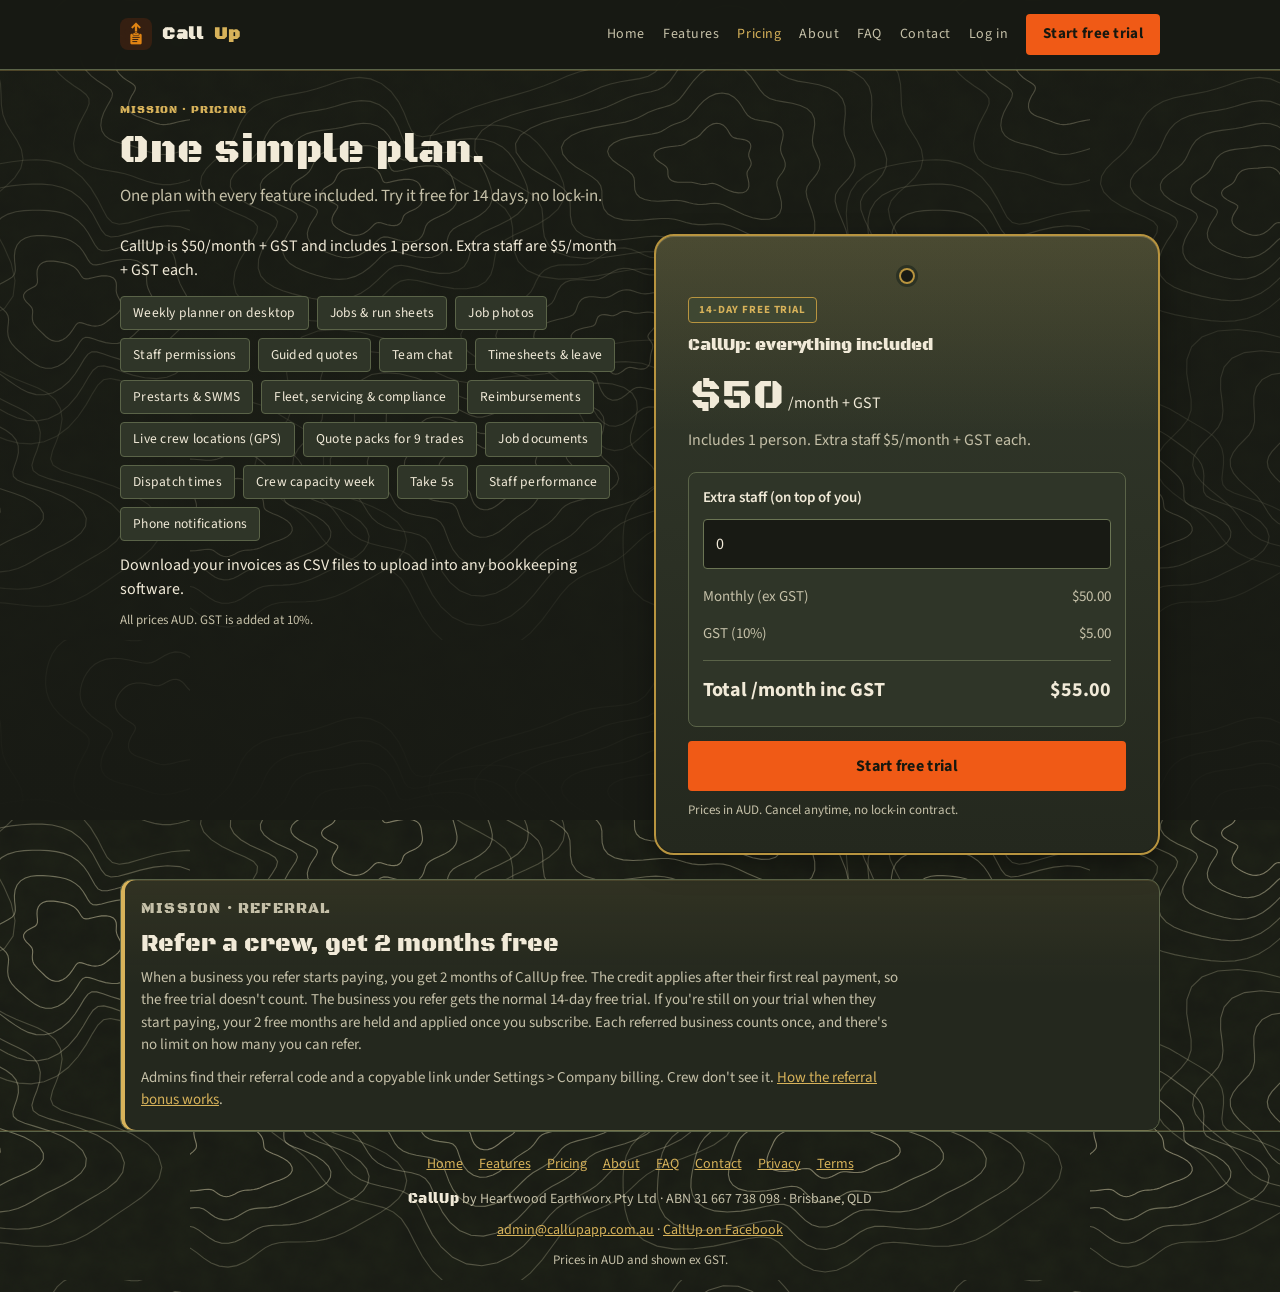
<file: pricing/index.html>
<!doctype html><html lang="en-AU"><head><meta charset="utf-8"><meta name="viewport" content="width=device-width,initial-scale=1">
<title>Pricing | CallUp</title><meta name="description" content="$50/month + GST including 1 person, plus $5/month + GST per extra staff member. 14-day free trial, no lock-in."><link rel="canonical" href="https://callupapp.com.au/pricing/">
<meta name="theme-color" content="#181a14"><link rel="icon" href="/favicon.ico" sizes="any"><link rel="icon" type="image/png" href="/favicon.png"><link rel="apple-touch-icon" href="/apple-touch-icon.png">
<meta property="og:type" content="website"><meta property="og:site_name" content="CallUp"><meta property="og:title" content="Pricing | CallUp"><meta property="og:description" content="$50/month + GST including 1 person, plus $5/month + GST per extra staff member. 14-day free trial, no lock-in."><meta property="og:url" content="https://callupapp.com.au/pricing/"><meta property="og:image" content="https://callupapp.com.au/assets/og-cover.png"><meta property="og:image:width" content="1640"><meta property="og:image:height" content="624"><meta property="og:locale" content="en_AU"><meta name="twitter:card" content="summary_large_image">
<link rel="stylesheet" href="/assets/style.css?v=referral"></head><body>
<header><nav class="nav" aria-label="Main"><a class="brand" href="/"><img src="/assets/logo-256.png" alt="" width="32" height="32">Call<span>Up</span></a><span class="spacer"></span><button class="menu-btn" aria-expanded="false" aria-controls="navlinks" onclick="var n=document.getElementById('navlinks');n.classList.toggle('open');this.setAttribute('aria-expanded',n.classList.contains('open'))">Menu</button><div class="nav-links" id="navlinks"><a class="nav-link" href="/">Home</a><a class="nav-link" href="/features/">Features</a><a class="nav-link" href="/pricing/" aria-current=page>Pricing</a><a class="nav-link" href="/about/">About</a><a class="nav-link" href="/faq/">FAQ</a><a class="nav-link" href="/contact/">Contact</a><a class="nav-link" href="https://app.callupapp.com.au/">Log in</a><a class="btn btn-primary btn-sm" href="https://app.callupapp.com.au/">Start free trial</a></div></nav></header>
<main><div class="wrap"><section class="page-head"><p class="eyebrow">Mission · Pricing</p><h1>One simple plan.</h1><p class="lead">One plan with every feature included. Try it free for 14 days, no lock-in.</p></section><div class="pricing-layout"><div><p>CallUp is $50/month + GST and includes 1 person. Extra staff are $5/month + GST each.</p><ul class="feat-chips"><li><a href="/features/#planner">Weekly planner on desktop</a></li><li><a href="/features/#jobs">Jobs &amp; run sheets</a></li><li><a href="/features/#photos">Job photos</a></li><li><a href="/features/#permissions">Staff permissions</a></li><li><a href="/features/#quotes">Guided quotes</a></li><li><a href="/features/#chat">Team chat</a></li><li><a href="/features/#timesheets">Timesheets &amp; leave</a></li><li><a href="/features/#prestarts">Prestarts &amp; SWMS</a></li><li><a href="/features/#fleet">Fleet, servicing &amp; compliance</a></li><li><a href="/features/#reimbursements">Reimbursements</a></li><li><a href="/features/#gps">Live crew locations (GPS)</a></li><li><a href="/features/#trades">Quote packs for 9 trades</a></li><li><a href="/features/#documents">Job documents</a></li><li><a href="/features/#dispatch">Dispatch times</a></li><li><a href="/features/#capacity">Crew capacity week</a></li><li><a href="/features/#take5">Take 5s</a></li><li><a href="/features/#performance">Staff performance</a></li><li><a href="/features/#notifications">Phone notifications</a></li></ul><p>Download your invoices as CSV files to upload into any bookkeeping software.</p><p class="small-note">All prices AUD. GST is added at 10%.</p></div><div class="price"><span class="pill">14-day free trial</span><h3>CallUp: everything included</h3><div><span class="amount">$50</span><span> /month + GST</span></div><p class="per">Includes 1 person. Extra staff $5/month + GST each.</p><div class="calc"><label for="staff">Extra staff (on top of you)</label><input id="staff" type="number" min="0" max="999" step="1" value="0" inputmode="numeric"><div aria-live="polite"><div class="line-item"><span>Monthly (ex GST)</span><span id="subtotal">$50.00</span></div><div class="line-item"><span>GST (10%)</span><span id="gst">$5.00</span></div><div class="line-item total"><span>Total /month inc GST</span><span id="total">$55.00</span></div></div></div><a class="btn btn-primary wide" href="https://app.callupapp.com.au/">Start free trial</a><p class="small-note">Prices in AUD. Cancel anytime, no lock-in contract.</p></div></div>
<section class="referral" id="referral"><p class="eyebrow">Mission · Referral</p><h2>Refer a crew, get 2 months free</h2><p>When a business you refer starts paying, you get 2 months of CallUp free. The credit applies after their first real payment, so the free trial doesn't count. The business you refer gets the normal 14-day free trial. If you're still on your trial when they start paying, your 2 free months are held and applied once you subscribe. Each referred business counts once, and there's no limit on how many you can refer.</p><p>Admins find their referral code and a copyable link under Settings &gt; Company billing. Crew don't see it. <a href="/faq/#referral">How the referral bonus works</a>.</p></section>
</div></main>
<footer class="foot"><div class="wrap"><nav aria-label="Footer"><a href="/">Home</a><a href="/features/">Features</a><a href="/pricing/">Pricing</a><a href="/about/">About</a><a href="/faq/">FAQ</a><a href="/contact/">Contact</a><a href="/privacy/">Privacy</a><a href="/terms/">Terms</a></nav>
<p style="margin-top:14px"><strong>CallUp</strong> by Heartwood Earthworx Pty Ltd · ABN 31 667 738 098 · Brisbane, QLD</p><p><a href="mailto:admin@callupapp.com.au">admin@callupapp.com.au</a> · <a href="https://www.facebook.com/profile.php?id=61596505461475" rel="noopener">CallUp on Facebook</a></p><p class="small-note">Prices in AUD and shown ex GST.</p></div></footer>
<script src="/assets/site.js?v=referral" defer></script></body></html>
</file>
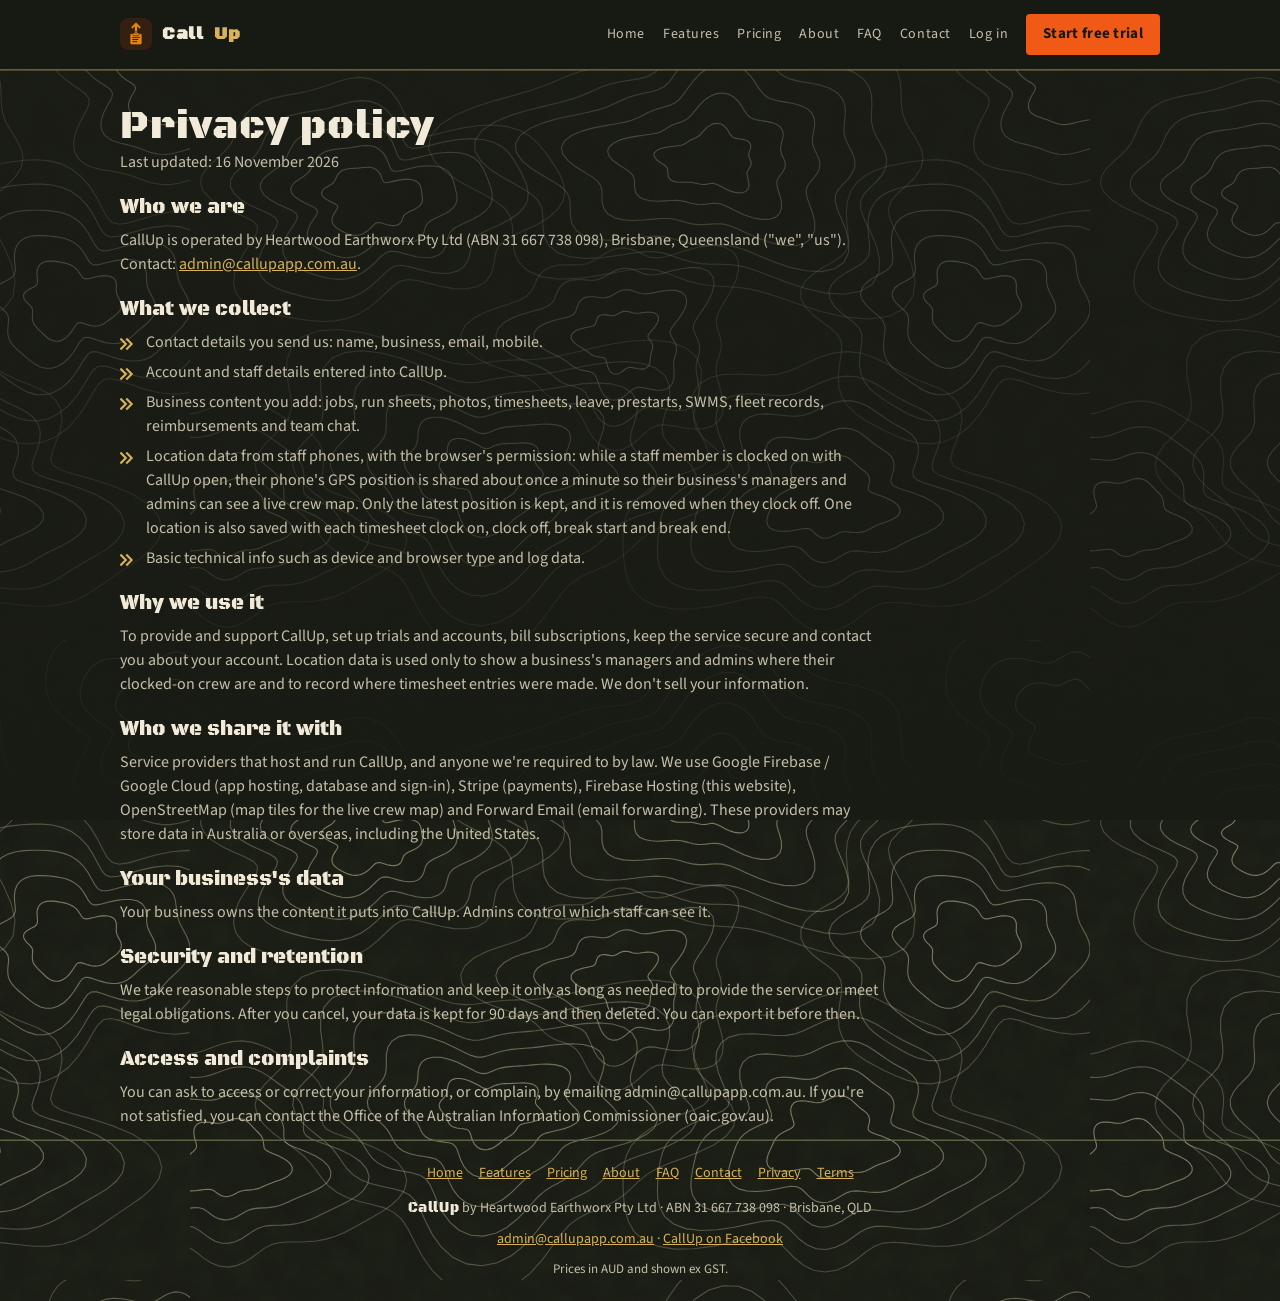
<file: privacy/index.html>
<!doctype html><html lang="en-AU"><head><meta charset="utf-8"><meta name="viewport" content="width=device-width,initial-scale=1">
<title>Privacy policy | CallUp</title><meta name="description" content="How Heartwood Earthworx Pty Ltd handles personal information in CallUp."><link rel="canonical" href="https://callupapp.com.au/privacy/">
<meta name="theme-color" content="#181a14"><link rel="icon" href="/favicon.ico" sizes="any"><link rel="icon" type="image/png" href="/favicon.png"><link rel="apple-touch-icon" href="/apple-touch-icon.png">
<meta property="og:type" content="website"><meta property="og:site_name" content="CallUp"><meta property="og:title" content="Privacy policy | CallUp"><meta property="og:description" content="How Heartwood Earthworx Pty Ltd handles personal information in CallUp."><meta property="og:url" content="https://callupapp.com.au/privacy/"><meta property="og:image" content="https://callupapp.com.au/assets/og-cover.png"><meta property="og:image:width" content="1640"><meta property="og:image:height" content="624"><meta property="og:locale" content="en_AU"><meta name="twitter:card" content="summary_large_image">
<link rel="stylesheet" href="/assets/style.css?v=referral"></head><body>
<header><nav class="nav" aria-label="Main"><a class="brand" href="/"><img src="/assets/logo-256.png" alt="" width="32" height="32">Call<span>Up</span></a><span class="spacer"></span><button class="menu-btn" aria-expanded="false" aria-controls="navlinks" onclick="var n=document.getElementById('navlinks');n.classList.toggle('open');this.setAttribute('aria-expanded',n.classList.contains('open'))">Menu</button><div class="nav-links" id="navlinks"><a class="nav-link" href="/">Home</a><a class="nav-link" href="/features/">Features</a><a class="nav-link" href="/pricing/">Pricing</a><a class="nav-link" href="/about/">About</a><a class="nav-link" href="/faq/">FAQ</a><a class="nav-link" href="/contact/">Contact</a><a class="nav-link" href="https://app.callupapp.com.au/">Log in</a><a class="btn btn-primary btn-sm" href="https://app.callupapp.com.au/">Start free trial</a></div></nav></header>
<main><div class="wrap"><section class="page-head legal"><h1>Privacy policy</h1><p>Last updated: 16 November 2026</p>
<h2>Who we are</h2><p>CallUp is operated by Heartwood Earthworx Pty Ltd (ABN 31 667 738 098), Brisbane, Queensland ("we", "us"). Contact: <a href="mailto:admin@callupapp.com.au">admin@callupapp.com.au</a>.</p>
<h2>What we collect</h2><ul><li>Contact details you send us: name, business, email, mobile.</li><li>Account and staff details entered into CallUp.</li><li>Business content you add: jobs, run sheets, photos, timesheets, leave, prestarts, SWMS, fleet records, reimbursements and team chat.</li><li>Location data from staff phones, with the browser&#x27;s permission: while a staff member is clocked on with CallUp open, their phone&#x27;s GPS position is shared about once a minute so their business&#x27;s managers and admins can see a live crew map. Only the latest position is kept, and it is removed when they clock off. One location is also saved with each timesheet clock on, clock off, break start and break end.</li><li>Basic technical info such as device and browser type and log data.</li></ul>
<h2>Why we use it</h2><p>To provide and support CallUp, set up trials and accounts, bill subscriptions, keep the service secure and contact you about your account. Location data is used only to show a business's managers and admins where their clocked-on crew are and to record where timesheet entries were made. We don't sell your information.</p>
<h2>Who we share it with</h2><p>Service providers that host and run CallUp, and anyone we're required to by law. We use Google Firebase / Google Cloud (app hosting, database and sign-in), Stripe (payments), Firebase Hosting (this website), OpenStreetMap (map tiles for the live crew map) and Forward Email (email forwarding). These providers may store data in Australia or overseas, including the United States.</p>
<h2>Your business's data</h2><p>Your business owns the content it puts into CallUp. Admins control which staff can see it.</p>
<h2>Security and retention</h2><p>We take reasonable steps to protect information and keep it only as long as needed to provide the service or meet legal obligations. After you cancel, your data is kept for 90 days and then deleted. You can export it before then.</p>
<h2>Access and complaints</h2><p>You can ask to access or correct your information, or complain, by emailing admin@callupapp.com.au. If you're not satisfied, you can contact the Office of the Australian Information Commissioner (oaic.gov.au).</p></section></div></main>
<footer class="foot"><div class="wrap"><nav aria-label="Footer"><a href="/">Home</a><a href="/features/">Features</a><a href="/pricing/">Pricing</a><a href="/about/">About</a><a href="/faq/">FAQ</a><a href="/contact/">Contact</a><a href="/privacy/">Privacy</a><a href="/terms/">Terms</a></nav>
<p style="margin-top:14px"><strong>CallUp</strong> by Heartwood Earthworx Pty Ltd · ABN 31 667 738 098 · Brisbane, QLD</p><p><a href="mailto:admin@callupapp.com.au">admin@callupapp.com.au</a> · <a href="https://www.facebook.com/profile.php?id=61596505461475" rel="noopener">CallUp on Facebook</a></p><p class="small-note">Prices in AUD and shown ex GST.</p></div></footer>
<script src="/assets/site.js?v=referral" defer></script></body></html>
</file>
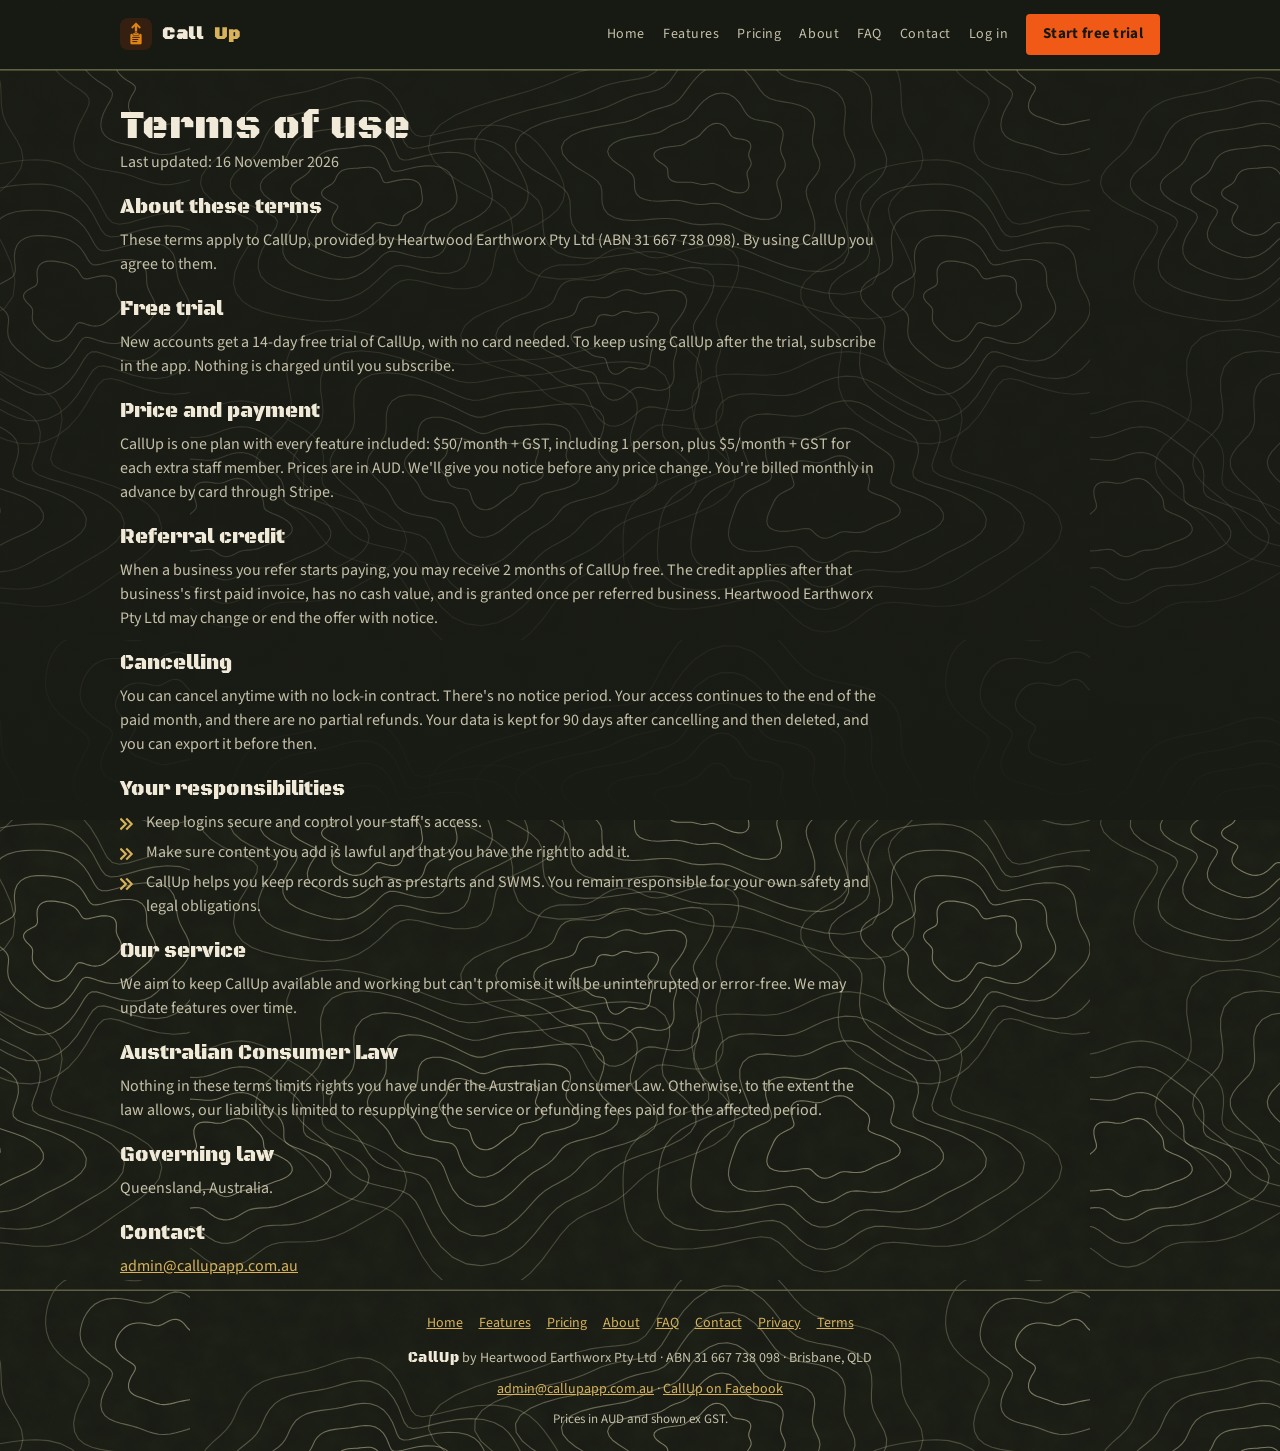
<file: terms/index.html>
<!doctype html><html lang="en-AU"><head><meta charset="utf-8"><meta name="viewport" content="width=device-width,initial-scale=1">
<title>Terms of use | CallUp</title><meta name="description" content="Terms for using CallUp, operated by Heartwood Earthworx Pty Ltd."><link rel="canonical" href="https://callupapp.com.au/terms/">
<meta name="theme-color" content="#181a14"><link rel="icon" href="/favicon.ico" sizes="any"><link rel="icon" type="image/png" href="/favicon.png"><link rel="apple-touch-icon" href="/apple-touch-icon.png">
<meta property="og:type" content="website"><meta property="og:site_name" content="CallUp"><meta property="og:title" content="Terms of use | CallUp"><meta property="og:description" content="Terms for using CallUp, operated by Heartwood Earthworx Pty Ltd."><meta property="og:url" content="https://callupapp.com.au/terms/"><meta property="og:image" content="https://callupapp.com.au/assets/og-cover.png"><meta property="og:image:width" content="1640"><meta property="og:image:height" content="624"><meta property="og:locale" content="en_AU"><meta name="twitter:card" content="summary_large_image">
<link rel="stylesheet" href="/assets/style.css?v=referral"></head><body>
<header><nav class="nav" aria-label="Main"><a class="brand" href="/"><img src="/assets/logo-256.png" alt="" width="32" height="32">Call<span>Up</span></a><span class="spacer"></span><button class="menu-btn" aria-expanded="false" aria-controls="navlinks" onclick="var n=document.getElementById('navlinks');n.classList.toggle('open');this.setAttribute('aria-expanded',n.classList.contains('open'))">Menu</button><div class="nav-links" id="navlinks"><a class="nav-link" href="/">Home</a><a class="nav-link" href="/features/">Features</a><a class="nav-link" href="/pricing/">Pricing</a><a class="nav-link" href="/about/">About</a><a class="nav-link" href="/faq/">FAQ</a><a class="nav-link" href="/contact/">Contact</a><a class="nav-link" href="https://app.callupapp.com.au/">Log in</a><a class="btn btn-primary btn-sm" href="https://app.callupapp.com.au/">Start free trial</a></div></nav></header>
<main><div class="wrap"><section class="page-head legal"><h1>Terms of use</h1><p>Last updated: 16 November 2026</p>
<h2>About these terms</h2><p>These terms apply to CallUp, provided by Heartwood Earthworx Pty Ltd (ABN 31 667 738 098). By using CallUp you agree to them.</p>
<h2>Free trial</h2><p>New accounts get a 14-day free trial of CallUp, with no card needed. To keep using CallUp after the trial, subscribe in the app. Nothing is charged until you subscribe.</p>
<h2>Price and payment</h2><p>CallUp is one plan with every feature included: $50/month + GST, including 1 person, plus $5/month + GST for each extra staff member. Prices are in AUD. We'll give you notice before any price change. You're billed monthly in advance by card through Stripe.</p>
<h2>Referral credit</h2><p>When a business you refer starts paying, you may receive 2 months of CallUp free. The credit applies after that business's first paid invoice, has no cash value, and is granted once per referred business. Heartwood Earthworx Pty Ltd may change or end the offer with notice.</p>
<h2>Cancelling</h2><p>You can cancel anytime with no lock-in contract. There's no notice period. Your access continues to the end of the paid month, and there are no partial refunds. Your data is kept for 90 days after cancelling and then deleted, and you can export it before then.</p>
<h2>Your responsibilities</h2><ul><li>Keep logins secure and control your staff's access.</li><li>Make sure content you add is lawful and that you have the right to add it.</li><li>CallUp helps you keep records such as prestarts and SWMS. You remain responsible for your own safety and legal obligations.</li></ul>
<h2>Our service</h2><p>We aim to keep CallUp available and working but can't promise it will be uninterrupted or error-free. We may update features over time.</p>
<h2>Australian Consumer Law</h2><p>Nothing in these terms limits rights you have under the Australian Consumer Law. Otherwise, to the extent the law allows, our liability is limited to resupplying the service or refunding fees paid for the affected period.</p>
<h2>Governing law</h2><p>Queensland, Australia.</p><h2>Contact</h2><p><a href="mailto:admin@callupapp.com.au">admin@callupapp.com.au</a></p></section></div></main>
<footer class="foot"><div class="wrap"><nav aria-label="Footer"><a href="/">Home</a><a href="/features/">Features</a><a href="/pricing/">Pricing</a><a href="/about/">About</a><a href="/faq/">FAQ</a><a href="/contact/">Contact</a><a href="/privacy/">Privacy</a><a href="/terms/">Terms</a></nav>
<p style="margin-top:14px"><strong>CallUp</strong> by Heartwood Earthworx Pty Ltd · ABN 31 667 738 098 · Brisbane, QLD</p><p><a href="mailto:admin@callupapp.com.au">admin@callupapp.com.au</a> · <a href="https://www.facebook.com/profile.php?id=61596505461475" rel="noopener">CallUp on Facebook</a></p><p class="small-note">Prices in AUD and shown ex GST.</p></div></footer>
<script src="/assets/site.js?v=referral" defer></script></body></html>
</file>
<file: assets/style.css>
@font-face{font-family:"Black Ops One";font-style:normal;font-weight:400;font-display:swap;src:url("/assets/fonts/black-ops-one.woff2") format("woff2")}
@font-face{font-family:"Source Sans 3";font-style:normal;font-weight:400 700;font-display:swap;src:url("/assets/fonts/source-sans-3.woff2") format("woff2")}
@font-face{font-family:"Source Sans 3";font-style:italic;font-weight:400;font-display:swap;src:url("/assets/fonts/source-sans-3-italic.woff2") format("woff2")}
:root{--bg:#181a14;--panel:#24281e;--panel2:#2f3528;--line:#5a6348;--text:#f1ead8;--muted:#c5c0a8;--accent:#f05a16;--accent2:#d7b25a;--green:#8aa35a;--brass:#d7b25a;--olive:#3f4732}
*{box-sizing:border-box;margin:0;padding:0}
html{scroll-behavior:smooth}
body{background-color:var(--bg);background-image:linear-gradient(180deg,rgba(24,26,20,.42) 0%,rgba(24,26,20,.62) 520px,var(--bg) 820px),url("/assets/topo.svg"),url("/assets/camo.svg");background-repeat:no-repeat,repeat,repeat;background-size:100% 820px,900px 640px,400px 400px;background-position:top center,top center,0 0;color:var(--text);font:16px/1.5 "Source Sans 3",-apple-system,BlinkMacSystemFont,"Segoe UI",Roboto,Helvetica,Arial,sans-serif}
a{color:var(--accent2)}
img{max-width:100%;display:block}
.wrap{max-width:1080px;margin:0 auto;padding:0 20px}
section{padding:36px 0}
h1,h2,h3,.brand{font-family:"Black Ops One","Arial Black",system-ui,sans-serif;font-weight:400}h1{font-size:clamp(26px,4.4vw,40px);line-height:1.2;letter-spacing:.02em}
h2{font-size:clamp(20px,3vw,28px);line-height:1.2;margin-bottom:8px}
h3{font-size:17px;margin-bottom:6px}
.lead{color:var(--muted);font-size:17px;max-width:560px;margin-top:10px}
.center{text-align:center}.center .lead{margin-left:auto;margin-right:auto}
header{position:sticky;top:0;z-index:10;background:rgba(24,26,20,.94);border-bottom:1px solid var(--line);box-shadow:0 1px 0 rgba(215,178,90,.28);backdrop-filter:blur(8px)}
.nav{display:flex;align-items:center;gap:12px;padding:14px 20px;max-width:1080px;margin:0 auto}
.brand{display:flex;align-items:center;gap:10px;font-weight:700;font-size:19px;color:var(--text);text-decoration:none}
.brand img{width:32px;height:32px;border-radius:8px}
.brand span{color:var(--accent2)}
.nav .spacer{flex:1}
.btn{display:inline-block;padding:12px 22px;border-radius:4px;font-weight:700;font-size:16px;text-decoration:none;border:1px solid transparent;cursor:pointer;letter-spacing:.02em}
.btn-primary{background:var(--accent);color:#17180f}
.btn-primary:hover{background:#ff6d2c}
.btn-ghost{border-color:var(--line);color:var(--text)}
.btn-ghost:hover{border-color:var(--accent)}
.btn-sm{padding:8px 16px;font-size:15px}
.cta-row{display:flex;gap:10px;flex-wrap:wrap;margin-top:18px}
.hero{padding:44px 0 28px;display:grid;grid-template-columns:1.1fr .9fr;gap:32px;align-items:center}
.mock{background:var(--panel);border:1px solid var(--line);border-radius:16px;overflow:hidden;box-shadow:0 20px 60px rgba(0,0,0,.4)}
.mock-top{padding:12px 16px;border-bottom:1px solid var(--line);display:flex;justify-content:space-between;font-size:14px;color:var(--muted)}
.mock-job{padding:14px 16px;border-bottom:1px solid var(--line)}
.mock-job:last-child{border-bottom:0}
.mock-job strong{display:block;font-size:15px}
.mock-job small{color:var(--muted);font-size:13px}
.tag{display:inline-block;font-size:11px;font-weight:700;padding:2px 8px;border-radius:20px;background:var(--panel2);color:var(--accent2);margin-bottom:6px;text-transform:uppercase;letter-spacing:.5px}
.tag.green{color:var(--green)}
.grid{display:grid;grid-template-columns:repeat(3,1fr);gap:14px;margin-top:20px}
.card{background:var(--panel);border:1px solid var(--line);border-radius:14px;padding:16px}
.card p{color:var(--muted);font-size:15px}
.card .ico{font-size:26px;margin-bottom:12px}
.steps{display:grid;grid-template-columns:repeat(3,1fr);gap:20px;margin-top:32px}
.step .num{width:36px;height:36px;border-radius:50%;background:var(--accent);color:#23150a;font-weight:700;display:flex;align-items:center;justify-content:center;margin-bottom:14px}
.step p{color:var(--muted);font-size:15px}
.price{max-width:420px;margin:32px auto 0;background:var(--panel);border:1px solid var(--accent);border-radius:16px;padding:32px;text-align:center}
.price .amount{font-size:52px;font-weight:800;letter-spacing:-2px}
.price .per{color:var(--muted);margin-bottom:20px}
.price ul{list-style:none;text-align:left;margin:20px 0 28px}
.price li{padding:8px 0 8px 28px;position:relative;font-size:15px}
.price li::before{content:"✓";position:absolute;left:0;color:var(--green);font-weight:700}
.small-note{font-size:13px;color:var(--muted);margin-top:10px}
details{background:var(--panel);border:1px solid var(--line);border-radius:12px;padding:12px 16px;margin-top:8px}
summary{font-weight:600;cursor:pointer}
details p{color:var(--muted);margin-top:12px;font-size:15px}
.foot{border-top:1px solid var(--line);padding:22px 0;color:var(--muted);font-size:14px;text-align:center}
a:focus-visible,summary:focus-visible,.btn:focus-visible{outline:2px solid var(--accent2);outline-offset:3px;border-radius:6px}
@media(max-width:820px){.hero{grid-template-columns:1fr;padding:28px 0 20px;gap:20px}.grid,.steps{grid-template-columns:1fr}section{padding:28px 0}}

section{scroll-margin-top:88px}.eyebrow{color:var(--accent2);font-size:12px;font-weight:800;letter-spacing:2px;text-transform:uppercase;margin-bottom:8px}.hero h1{font-size:clamp(32px,5vw,52px)}.hero-art{padding:22px;background:linear-gradient(135deg,#3f4732,#1c2018);border:1px solid var(--line);border-radius:20px}.hero-art img{width:140px;margin:0 auto 16px;border-radius:20px}.feature-list{display:grid;gap:8px}.feature-list div{padding:9px 12px;border:1px solid #5a6348;border-radius:10px;color:var(--muted)}.feature-list strong{color:var(--text)}.video-frame{border:1px solid var(--line);border-radius:16px;overflow:hidden;margin-top:14px;background:#000}video{display:block;width:100%;aspect-ratio:16/9}.pricing-layout{display:grid;grid-template-columns:1fr 1fr;gap:28px;align-items:start;margin-top:12px}.price{max-width:none;margin:0;text-align:left}.price .amount{font-size:42px}.pill{display:inline-block;background:#3f4732;color:var(--accent2);border-radius:20px;padding:4px 10px;font-size:13px;margin-bottom:10px}.calc{background:var(--panel2);border-radius:12px;padding:14px;margin:14px 0}label{display:block;font-size:15px;font-weight:600}input{width:100%;padding:12px;margin:10px 0;background:var(--bg);color:var(--text);border:1px solid #6b7554;border-radius:8px;font:inherit}input:focus-visible{outline:2px solid var(--accent)}.line-item{display:flex;justify-content:space-between;gap:12px;font-size:15px;padding:7px 0;color:var(--muted)}.line-item.total{border-top:1px solid #5a6348;margin-top:8px;padding-top:14px;font-size:20px;color:var(--text);font-weight:700}.wide{width:100%;text-align:center}.draft-note{border-left:3px solid var(--accent);padding:10px 14px;background:var(--panel);margin-top:20px;font-size:14px;color:var(--muted)}.payment-note{margin-top:12px;font-size:14px;color:var(--muted)}.section-rule{border-top:1px solid var(--line)}.nav-link{font-size:14px;color:var(--muted);text-decoration:none}.faq-layout{max-width:800px}.foot p+p{margin-top:10px}@media(max-width:650px){.pricing-layout{grid-template-columns:1fr;gap:16px}.nav{gap:10px;padding:12px 16px}.nav-link{display:none}.nav .btn{padding:9px 12px;font-size:13px}.brand{font-size:17px}.brand img{width:28px;height:28px}.hero-art{padding:16px}.price{padding:20px}.hero{gap:18px}.hero-art img{width:96px}.lead{font-size:16px}.cta-row .btn{width:100%;text-align:center}}@media(prefers-reduced-motion:reduce){html{scroll-behavior:auto}}
.nav{flex-wrap:wrap}.nav-links{display:flex;gap:18px;align-items:center}.menu-btn{display:none;background:none;border:1px solid var(--line);color:var(--text);border-radius:8px;padding:8px 12px;font:inherit}
@media(max-width:650px){.menu-btn{display:block}.nav-links{display:none;width:100%;flex-direction:column;align-items:flex-start;padding-top:10px}.nav-links.open{display:flex}.nav-links .nav-link{display:block;font-size:16px}}
.nav-link[aria-current=page]{color:var(--accent2)}
.feature-sec{padding:28px 0;border-top:1px solid var(--line)}.feature-sec p{color:var(--muted);max-width:680px}.feature-sec ul{color:var(--muted);margin:12px 0 0 22px}
.legal h2{font-size:20px;margin-top:22px}.legal p,.legal li{color:var(--muted);max-width:760px}.legal ul{margin-left:22px}
.foot nav a{margin:0 8px}textarea{width:100%;padding:12px;margin:10px 0;background:var(--bg);color:var(--text);border:1px solid #6b7554;border-radius:8px;font:inherit;min-height:110px}
.page-head{padding:32px 0 12px}
/* App screenshots */
.shot{margin:0}
.shot .frame{background:#12140f;border:1px solid var(--line);overflow:hidden;box-shadow:0 10px 24px rgba(0,0,0,.4)}
.shot.phone .frame{border-radius:22px;padding:5px}
.shot.phone .frame img{border-radius:17px;width:100%;height:auto;display:block}
.shot.desk .frame{border-radius:12px;padding:5px}
.shot.desk .frame img{border-radius:8px;width:100%;height:auto;display:block}
.shot figcaption{color:var(--muted);font-size:13px;line-height:1.4;margin-top:8px;text-align:center}
.shots-note{margin-top:8px}
.shots-more{margin-top:10px;font-size:15px}

/* Home: one compact screenshot row */
.shot-row{display:flex;gap:14px;align-items:stretch;margin-top:16px;overflow-x:auto;scroll-snap-type:x mandatory;padding-bottom:6px;-webkit-overflow-scrolling:touch}
.shot-row .shot.phone{flex:0 0 150px;scroll-snap-align:start}
.shot-row .shot.phone .frame{max-height:260px}
.shot-row .shot.phone .frame img{width:100%;height:250px;object-fit:cover;object-position:top center}
.shot-row .shot.row-desk{flex:1 1 280px;min-width:240px;scroll-snap-align:start;display:flex;flex-direction:column}
.shot-row .shot.row-desk .frame{flex:1;display:flex;align-items:center;max-height:260px}
.shot-row .shot.row-desk .frame img{max-height:250px;width:100%;height:auto;object-fit:contain}

/* Features: compact card grid */
.feat-grid{display:grid;grid-template-columns:repeat(3,minmax(0,1fr));gap:14px;margin:8px 0 12px}
.feat-card{background:var(--panel);border:1px solid var(--line);border-radius:14px;padding:12px 12px 14px;display:flex;flex-direction:column;gap:8px;scroll-margin-top:88px}
.feat-card h2{font-size:17px;margin:0;line-height:1.25}
.feat-card p{color:var(--muted);font-size:13.5px;line-height:1.4;margin:0}
.feat-card.wide{grid-column:1/-1}
.feat-shots{display:flex;justify-content:center}
.feat-shots .shot.phone{width:100%;max-width:170px}
.feat-shots .shot.phone .frame{max-height:200px;margin:0 auto}
.feat-shots .shot.phone .frame img{width:100%;height:190px;object-fit:cover;object-position:top center}
.feat-shots.pair{display:grid;grid-template-columns:1fr 1fr;gap:8px;width:100%}
.feat-shots.pair .shot.phone{max-width:none}
.feat-shots.pair .shot.phone .frame img{height:170px}
.feat-shots.desk .shot.desk{width:100%}
.feat-shots.desk .shot.desk .frame{max-height:260px}
.feat-shots.desk .shot.desk .frame img{max-height:250px;width:100%;object-fit:contain;object-position:top center}
.feat-cta{padding:8px 0 20px}

.feat-chips{display:flex;flex-wrap:wrap;gap:8px;list-style:none;margin:14px 0 12px;padding:0}
.feat-chips a{display:block;background:var(--panel);border:1px solid var(--line);border-radius:999px;padding:6px 12px;color:var(--text);text-decoration:none;font-size:13.5px}
.feat-chips a:hover{border-color:var(--accent);color:var(--accent2)}

@media(max-width:820px){
.feat-grid{grid-template-columns:repeat(2,minmax(0,1fr));gap:12px}
.shot-row .shot.phone{flex:0 0 140px}
.shot-row .shot.phone .frame img{height:230px}
.shot-row .shot.row-desk{flex:0 0 70%;min-width:220px}
.feat-shots .shot.phone .frame img{height:170px}
.feat-shots.pair .shot.phone .frame img{height:150px}
.feat-shots.desk .shot.desk .frame img{max-height:180px}
}
@media(max-width:480px){
.feat-grid{gap:10px}
.feat-card{padding:10px 10px 12px}
.feat-card h2{font-size:15px}
.feat-card p{font-size:12.5px}
.feat-shots .shot.phone .frame{max-height:170px}
.feat-shots .shot.phone .frame img{height:160px}
.feat-shots.pair .shot.phone .frame img{height:140px}
.shot-row .shot.phone{flex:0 0 130px}
.shot-row .shot.phone .frame img{height:220px}
}
.foot nav{display:flex;flex-wrap:wrap;justify-content:center;row-gap:6px}

/* Hidden until hover, focus or tap. Must not add height at rest. */
.feat-deep{position:absolute;width:1px;height:1px;padding:0;margin:-1px;overflow:hidden;clip:rect(0,0,0,0);white-space:nowrap;border:0}

/* Discoverable enlarge affordance */
.shot .frame{position:relative;cursor:zoom-in}
.shot .frame::after{content:"";position:absolute;right:8px;bottom:8px;width:22px;height:22px;border-radius:6px;background:rgba(24,26,20,.76) url("data:image/svg+xml;utf8,<svg xmlns='http://www.w3.org/2000/svg' viewBox='0 0 24 24' fill='none' stroke='%23d7b25a' stroke-width='2' stroke-linecap='round' stroke-linejoin='round'><circle cx='11' cy='11' r='6'/><path d='M20 20l-3.5-3.5M11 8v6M8 11h6'/></svg>") center/14px no-repeat;pointer-events:none;opacity:.9}
[data-zoom]{cursor:zoom-in}
[data-zoom]:focus-visible{outline:2px solid var(--accent2);outline-offset:3px;border-radius:14px}

.zoom-back{position:fixed;inset:0;z-index:30;background:rgba(10,12,8,.62);opacity:0;pointer-events:none;border:0;padding:0}
.zoom-back.on{opacity:1}
.zoom-back.on.clickable{pointer-events:auto}
.zoom-pop{position:fixed;z-index:40;width:min(400px,calc(100vw - 24px));max-height:calc(100vh - 24px);overflow:auto;background:var(--panel);border:1px solid var(--line);border-radius:16px;padding:14px;box-shadow:0 24px 64px rgba(0,0,0,.55);color:var(--text);opacity:0;transform:scale(.92);pointer-events:none;transform-origin:center center}
.zoom-pop.on{opacity:1;transform:scale(1);pointer-events:auto}
.zoom-pop.is-desk{width:min(920px,calc(100vw - 24px))}
.zoom-pop.is-pair{width:min(640px,calc(100vw - 24px))}
.zoom-pop .zoom-shots{display:flex;justify-content:center;gap:10px;margin-bottom:10px}
.zoom-pop .zoom-shots.is-pair{display:grid;grid-template-columns:1fr 1fr}
.zoom-pop .zoom-shots img{width:100%;height:auto;max-height:min(48vh,480px);object-fit:contain;border-radius:14px;background:#12140f;border:1px solid var(--line)}
.zoom-pop.is-desk .zoom-shots img{max-height:min(46vh,480px);border-radius:10px}
.zoom-pop h3{font-size:17px;line-height:1.25;margin:0 36px 6px 0}
.zoom-pop .zoom-text{color:var(--muted);font-size:14px;line-height:1.45;margin:0}
.zoom-close{position:absolute;top:8px;right:8px;width:36px;height:36px;border:0;border-radius:8px;background:var(--panel2);color:var(--text);font:inherit;font-size:22px;line-height:1;cursor:pointer}
.zoom-close:hover,.zoom-close:focus-visible{background:#3f4732;color:var(--accent2);outline:2px solid var(--accent2);outline-offset:2px}

@media(min-width:720px){
.zoom-pop:not(.is-desk):not(.is-pair){width:min(680px,calc(100vw - 24px));display:grid;grid-template-columns:240px 1fr;gap:4px 18px;align-items:start}
.zoom-pop:not(.is-desk):not(.is-pair) .zoom-shots{grid-row:1/span 3;margin:0}
.zoom-pop:not(.is-desk):not(.is-pair) .zoom-shots img{max-height:min(70vh,580px)}
.zoom-pop:not(.is-desk):not(.is-pair) h3{margin-top:28px}
}

@media(prefers-reduced-motion:reduce){
.zoom-back,.zoom-pop{transition:none;transform:none}
}
@media(hover:hover) and (pointer:fine){
.zoom-back,.zoom-pop{transition:opacity .18s ease,transform .18s ease}
}
/* Click/tap to enlarge: real buttons, no hover-open */
.shot-toggle,.feat-toggle{display:block;width:100%;margin:0;padding:0;border:0;background:transparent;color:inherit;font:inherit;text-align:inherit;cursor:pointer;border-radius:inherit}
.feat-toggle{display:flex;flex-direction:column;gap:8px;flex:1;min-width:0}
.shot-row .shot.row-desk .shot-toggle{display:flex;flex-direction:column;flex:1;height:100%;min-width:0}
.shot-toggle:focus-visible,.feat-toggle:focus-visible{outline:2px solid var(--accent2);outline-offset:3px;border-radius:14px}


/* Overview video in the hero */
.video-frame{box-shadow:0 16px 40px rgba(0,0,0,.35)}
.video-frame video{display:block;width:100%;height:auto;max-width:100%;aspect-ratio:16/9;background:#000}
.hero-video{min-width:0}
.hero .video-frame{margin-top:0}
.hero-video .small-note{margin-top:8px}
@media(min-width:821px){
.hero{grid-template-columns:1fr 1.15fr;align-items:center}
.hero>.eyebrow{grid-column:1/-1;margin-bottom:4px}
}


/* Tactical theme: typography, dog-tags, chevrons, briefing details */
.brand{font-size:18px;letter-spacing:.04em}
.brand span{color:var(--brass)}
.eyebrow{color:var(--brass);font-family:"Black Ops One","Arial Black",system-ui,sans-serif;font-size:11px;font-weight:400;letter-spacing:.08em;text-transform:uppercase;margin-bottom:8px}
.hero h1{font-size:clamp(28px,4.4vw,46px);line-height:1.18}
.menu-btn{border-radius:4px;border-color:var(--line);letter-spacing:.08em;text-transform:uppercase;font-size:12px}
.nav-link{letter-spacing:.04em}

/* Hero sits on the map texture; a soft olive wash keeps type readable */
.hero{position:relative}
.video-frame{border:1px solid var(--line);border-radius:8px;box-shadow:0 16px 40px rgba(0,0,0,.4),inset 0 0 0 1px rgba(215,178,90,.15)}

/* Dog-tag price card */
.price{background:linear-gradient(180deg,rgba(215,178,90,.14),transparent 32%),linear-gradient(180deg,#33392b,#24281e);border:2px solid #b8943f;border-radius:20px;box-shadow:inset 0 1px 0 rgba(255,236,180,.22),inset 0 -1px 0 rgba(0,0,0,.35),0 10px 28px rgba(0,0,0,.35);position:relative}
.price::before{content:"";display:block;width:16px;height:16px;margin:0 auto 12px;border-radius:50%;background:var(--bg);box-shadow:inset 0 0 0 2px #b8943f,0 0 0 3px #2c3224}
.pricing-layout .price::before{margin:0 auto 12px}
.price .amount{font-family:"Black Ops One","Arial Black",system-ui,sans-serif;font-weight:400;letter-spacing:.02em}
.pill{background:#3f4732;color:var(--brass);border:1px solid #b8943f;border-radius:4px;letter-spacing:.08em;text-transform:uppercase;font-size:11px;font-weight:700;padding:4px 10px}
.calc{background:var(--panel2);border:1px solid var(--line);border-radius:8px}

/* Feature cards as stamped badges */
.feat-card{border-radius:12px;border:1px solid var(--line);background:linear-gradient(180deg,rgba(215,178,90,.07),transparent 42%),var(--panel);box-shadow:inset 0 1px 0 rgba(215,178,90,.14),0 6px 18px rgba(0,0,0,.25)}
.feat-card h2{letter-spacing:.03em}
.card{border-radius:12px;border:1px solid var(--line);background:linear-gradient(180deg,rgba(215,178,90,.07),transparent 42%),var(--panel);box-shadow:inset 0 1px 0 rgba(215,178,90,.14)}
.feat-chips a{border-radius:4px;background:var(--panel2);border:1px solid var(--line);letter-spacing:.02em}
.feat-chips a:hover{border-color:var(--brass);color:var(--brass)}

/* Rank-chevron bullets */
.price li{padding-left:30px}
.price li::before{content:"";position:absolute;left:0;top:11px;width:14px;height:14px;background:url("data:image/svg+xml;utf8,<svg xmlns='http://www.w3.org/2000/svg' viewBox='0 0 12 12' fill='none' stroke='%23d7b25a' stroke-width='1.8' stroke-linecap='square' stroke-linejoin='miter'><path d='M1 2l4 4-4 4'/><path d='M6 2l4 4-4 4'/></svg>") center/14px no-repeat;font-weight:inherit;color:transparent}
.legal ul,.feature-sec ul{list-style:none;margin-left:0;padding-left:0}
.legal li,.feature-sec li{position:relative;padding-left:26px;margin:6px 0}
.legal li::before,.feature-sec li::before{content:"";position:absolute;left:0;top:.45em;width:14px;height:14px;background:url("data:image/svg+xml;utf8,<svg xmlns='http://www.w3.org/2000/svg' viewBox='0 0 12 12' fill='none' stroke='%23d7b25a' stroke-width='1.8' stroke-linecap='square' stroke-linejoin='miter'><path d='M1 2l4 4-4 4'/><path d='M6 2l4 4-4 4'/></svg>") center/14px no-repeat}

details{border-radius:8px;border:1px solid var(--line);background:linear-gradient(180deg,rgba(215,178,90,.06),transparent 50%),var(--panel);box-shadow:inset 4px 0 0 var(--brass)}
summary{font-weight:700;letter-spacing:.01em}
.foot{border-top:1px solid var(--line);box-shadow:0 -1px 0 rgba(215,178,90,.2)}
.foot strong{font-family:"Black Ops One","Arial Black",system-ui,sans-serif;font-weight:400;letter-spacing:.04em;color:var(--text)}
.section-rule{border-top:1px solid var(--line);box-shadow:0 -1px 0 rgba(215,178,90,.12)}
.shot .frame{border-color:var(--line)}
.zoom-pop{border-radius:12px;border-color:var(--line)}
input,textarea{border-radius:4px;border-color:#6b7554}
.btn-ghost{border-radius:4px}

@media(max-width:650px){
.hero h1{font-size:clamp(26px,8.2vw,34px)}
.brand{font-size:16px}
.eyebrow{letter-spacing:.06em;font-size:10px}
}
/* trades, video and text-only feature cards (16 Nov) */
.trade-list{display:flex;flex-wrap:wrap;gap:8px;list-style:none;margin:14px 0 12px;padding:0}
.trade-list li{background:#3f4732;border:1px solid var(--line);border-radius:8px;padding:7px 14px;color:var(--accent2);font-weight:700;font-size:14px;letter-spacing:.5px;text-transform:uppercase}
.trades-copy{color:var(--muted);max-width:780px}
.trades-sec,.feat-video{border-top:1px solid var(--line);padding:22px 0}
.feat-video .video-frame{max-width:960px}
.page-jump{margin-top:10px;font-size:15px}
.feat-sub{font-size:22px;margin:26px 0 10px}
.feat-card.text .feat-toggle{justify-content:flex-start}
.feat-tag{align-self:flex-start;background:#3f4732;color:var(--accent2);border-radius:6px;padding:2px 8px;font-size:11px;font-weight:800;letter-spacing:1.5px;text-transform:uppercase}
.zoom-pop.is-text:not(.is-desk):not(.is-pair){width:min(520px,calc(100vw - 24px));display:block}
.zoom-pop.is-text .zoom-shots{display:none}
.zoom-pop.is-text:not(.is-desk):not(.is-pair) h3{margin-top:4px}

/* referral bonus (16 Nov) */
.referral{margin-top:24px;padding:18px 20px;background:linear-gradient(180deg,rgba(215,178,90,.07),transparent 42%),var(--panel);border:1px solid var(--line);border-radius:12px;box-shadow:inset 4px 0 0 var(--brass),inset 0 1px 0 rgba(215,178,90,.14)}
.referral .eyebrow{margin-bottom:10px}
.referral h2{font-size:clamp(18px,2.6vw,24px);margin-bottom:8px}
.referral p{color:var(--muted);font-size:15px;max-width:760px}
.referral p+p{margin-top:10px}
section.section-rule > .referral{margin-top:0}
</file>
